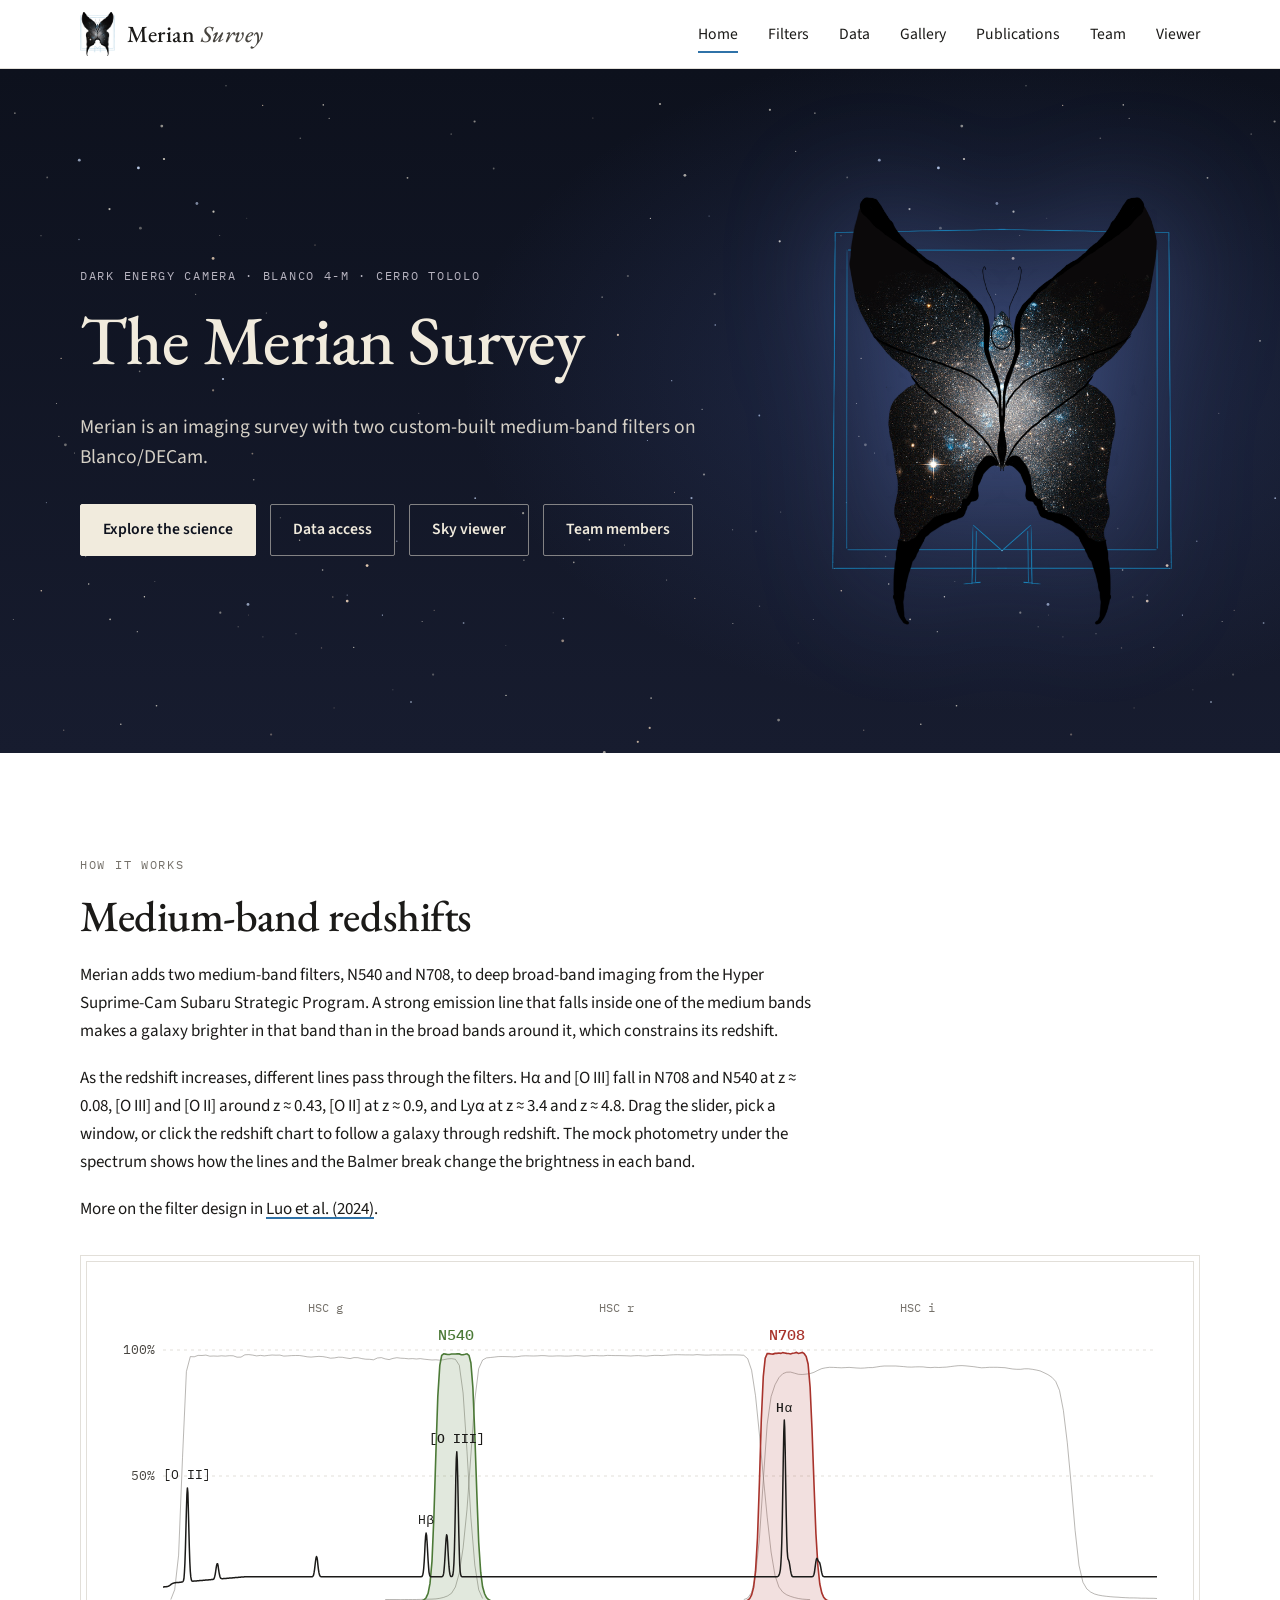
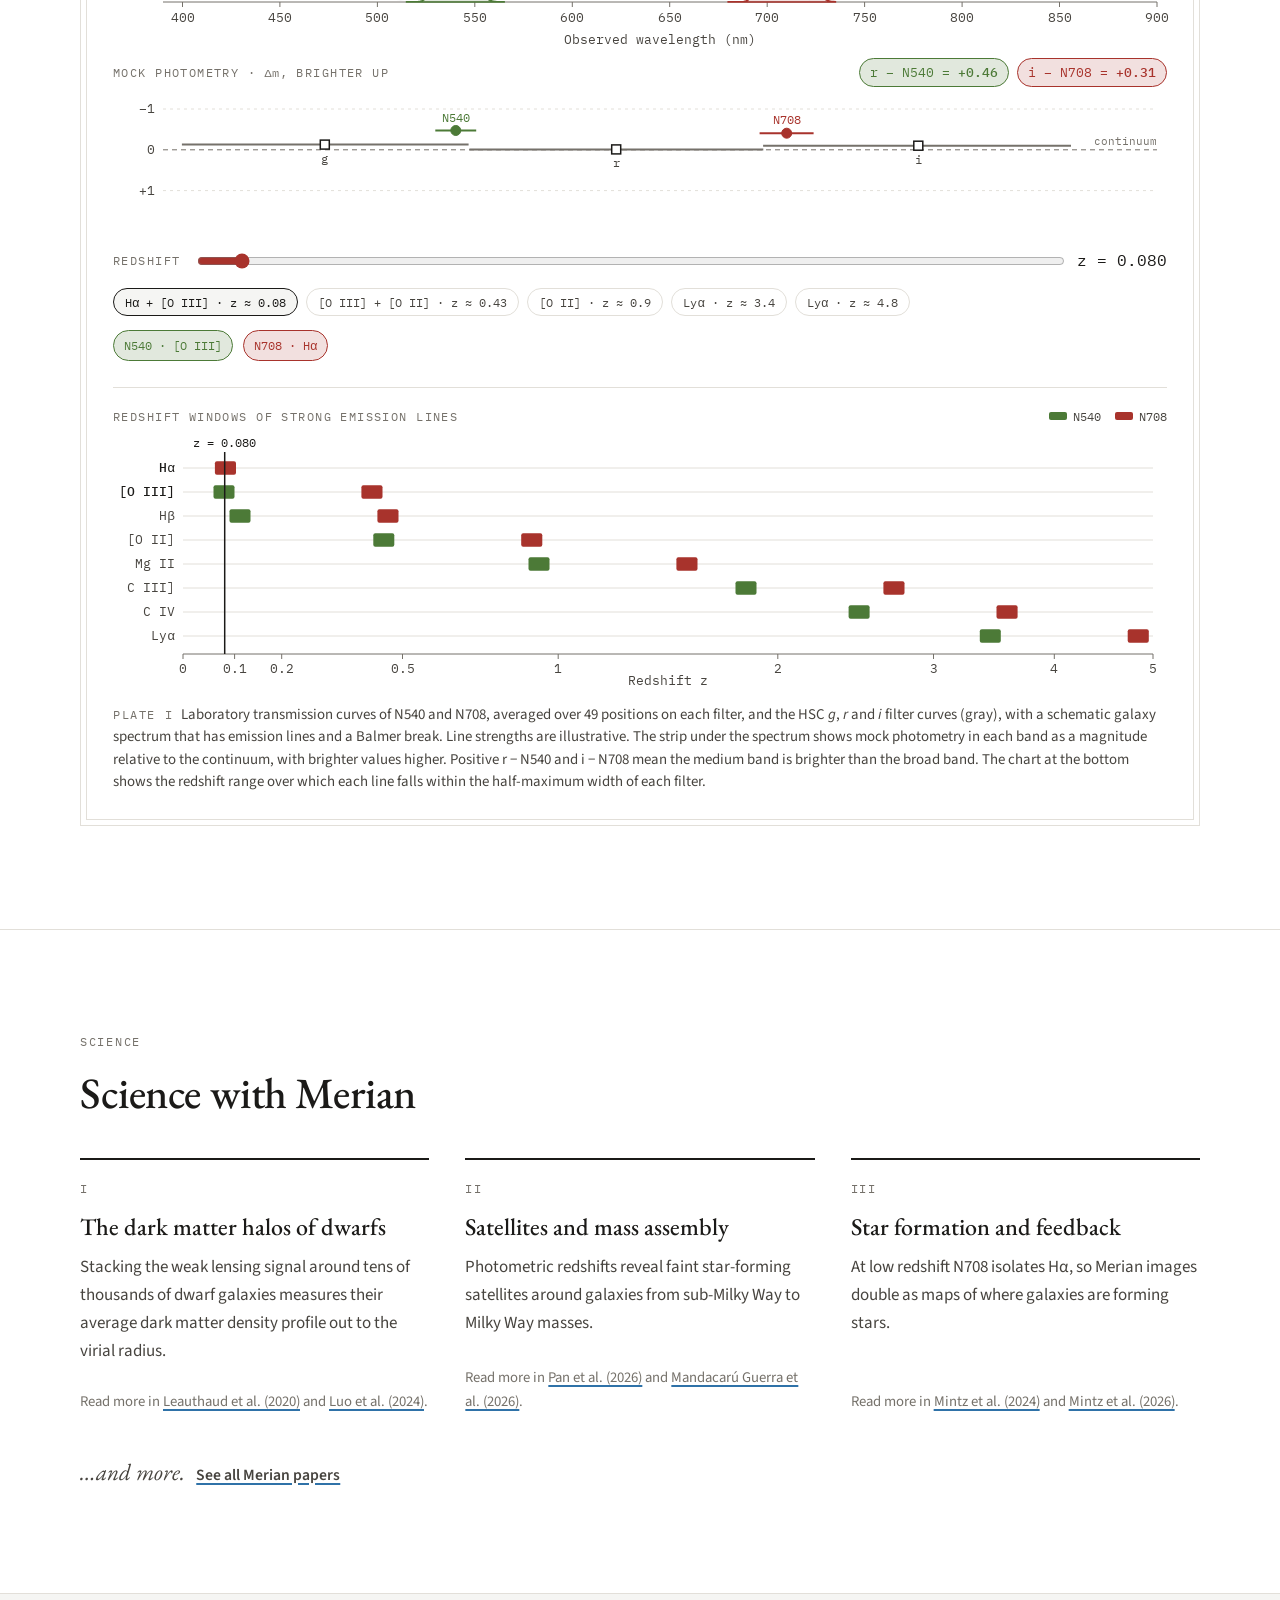
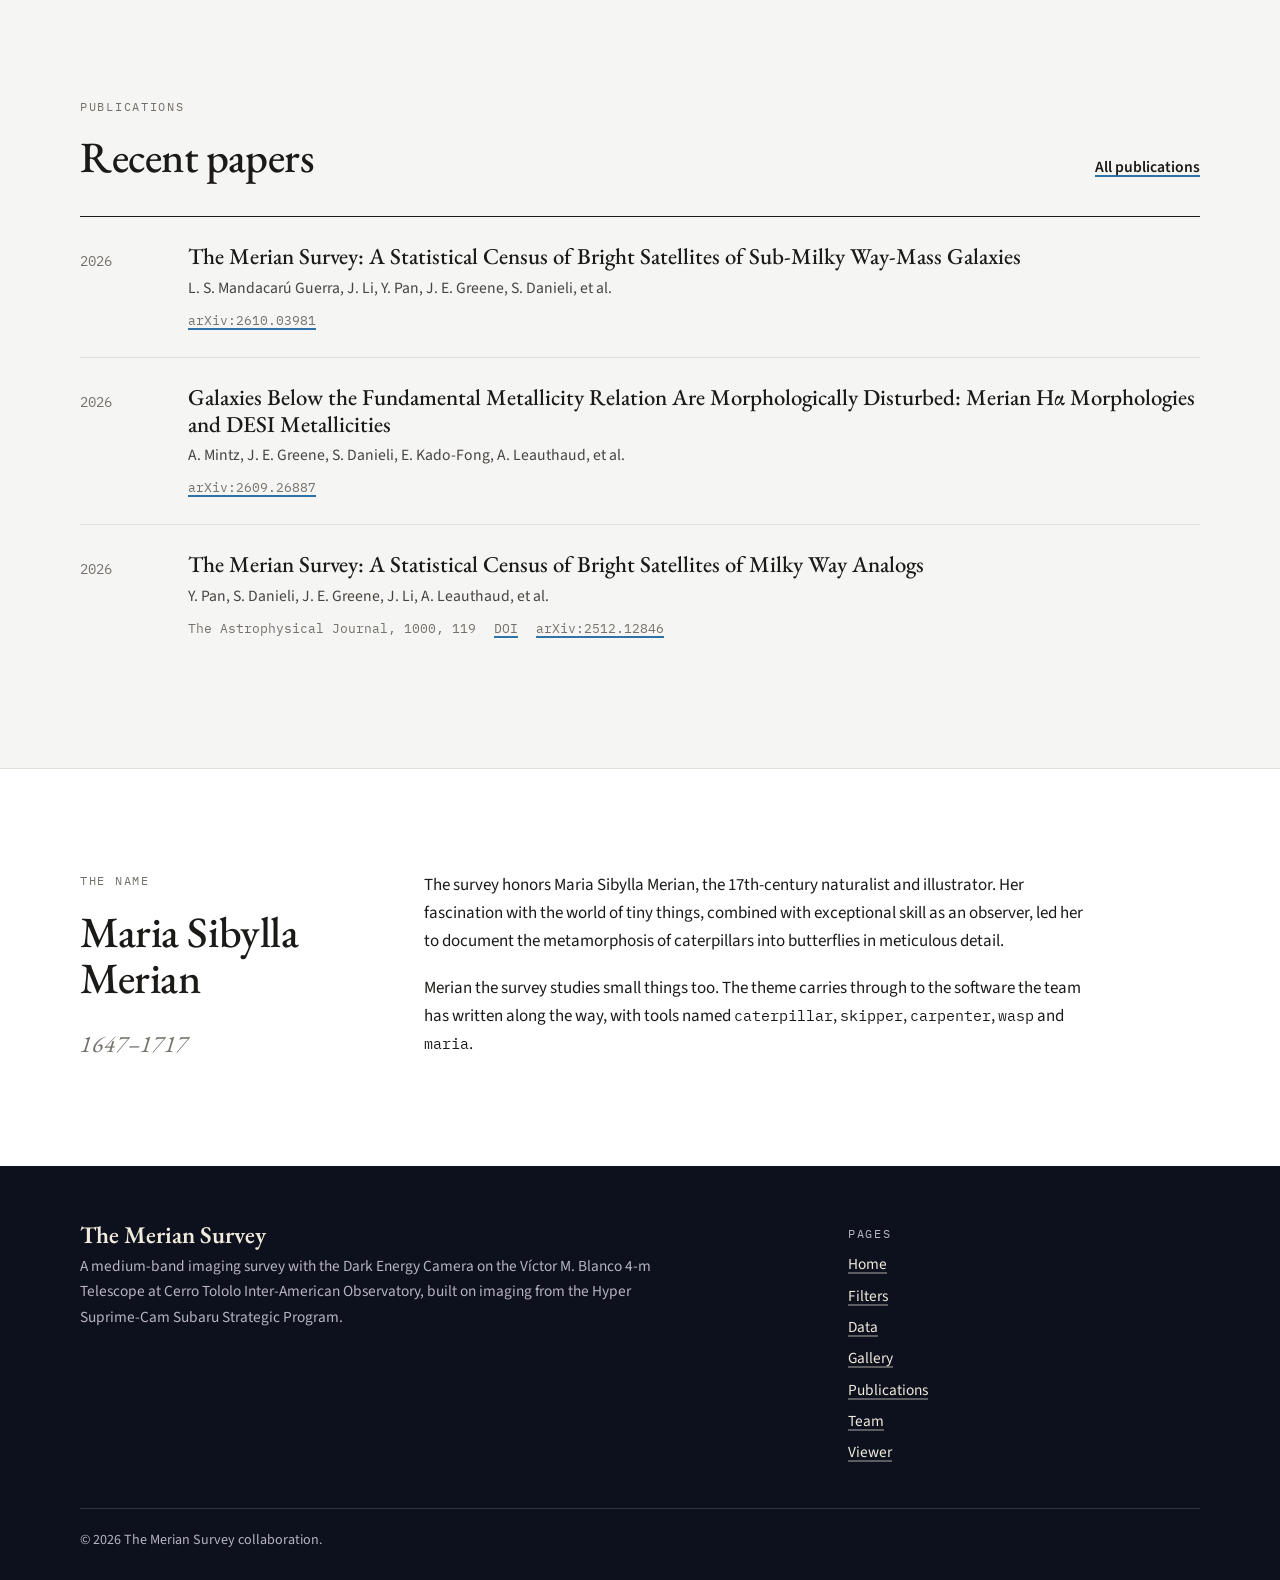
<file: index.html>
<!doctype html>
<html lang="en">
<head>
<meta charset="utf-8">
<meta name="viewport" content="width=device-width, initial-scale=1">
<title>The Merian Survey</title>
<meta name="description" content="Merian is a medium-band imaging survey with the Dark Energy Camera.">
<meta property="og:title" content="The Merian Survey">
<meta property="og:description" content="THE MERIAN SURVEY">
<meta name="google-site-verification" content="tVpQA2wZ1gabgzq-IJJ7yvRWfgGzl292i8iBsQ_-dPE">
<link rel="icon" href="assets/img/favicon.png">
<link rel="preconnect" href="https://fonts.googleapis.com">
<link rel="preconnect" href="https://fonts.gstatic.com" crossorigin>
<link href="https://fonts.googleapis.com/css2?family=EB+Garamond:ital,wght@0,500;0,600;1,500&family=IBM+Plex+Mono:wght@400;500&family=Source+Sans+3:wght@400;600&display=swap" rel="stylesheet">
<link rel="stylesheet" href="assets/css/style.css">
</head>
<body>
<script src="assets/js/site.js"></script>

<main id="main">

  <section class="hero">
    <div class="wrap">
      <div>
        <p class="eyebrow">Dark Energy Camera · Blanco 4-m · Cerro Tololo</p>
        <h1>The Merian Survey</h1>
        <p class="lede">Merian is an imaging survey with two custom-built medium-band filters on Blanco/DECam.</p>
        <div class="actions">
          <a class="btn" href="#science">Explore the science</a>
          <a class="btn ghost" href="data.html">Data access</a>
          <a class="btn ghost" href="viewer.html">Sky viewer</a>
          <a class="btn ghost" href="team.html">Team members</a>
        </div>
      </div>
      <div class="hero-art">
        <img src="assets/img/merian-logo.png" alt="The Merian Survey logo, a butterfly whose wings are filled with an image of a dwarf galaxy" width="604" height="760">
      </div>
    </div>
  </section>

  <section class="section">
    <div class="wrap">
      <div class="narrow">
        <p class="eyebrow">How it works</p>
        <h2>Medium-band redshifts</h2>
        <p>Merian adds two medium-band filters, N540 and N708, to deep broad-band imaging from the Hyper Suprime-Cam Subaru Strategic Program. A strong emission line that falls inside one of the medium bands makes a galaxy brighter in that band than in the broad bands around it, which constrains its redshift.</p>
        <p>As the redshift increases, different lines pass through the filters. Hα and [O III] fall in N708 and N540 at z ≈ 0.08, [O III] and [O II] around z ≈ 0.43, [O II] at z ≈ 0.9, and Lyα at z ≈ 3.4 and z ≈ 4.8. Drag the slider, pick a window, or click the redshift chart to follow a galaxy through redshift. The mock photometry under the spectrum shows how the lines and the Balmer break change the brightness in each band.</p>
        <p>More on the filter design in <a href="https://doi.org/10.1093/mnras/stae925">Luo et al. (2024)</a>.</p>
      </div>
      <figure class="plate fig-wide">
        <div id="filter-figure"><noscript>This figure needs JavaScript.</noscript></div>
        <figcaption><span class="plate-no">Plate I</span>Laboratory transmission curves of N540 and N708, averaged over 49 positions on each filter, and the HSC <i>g</i>, <i>r</i> and <i>i</i> filter curves (gray), with a schematic galaxy spectrum that has emission lines and a Balmer break. Line strengths are illustrative. The strip under the spectrum shows mock photometry in each band as a magnitude relative to the continuum, with brighter values higher. Positive r − N540 and i − N708 mean the medium band is brighter than the broad band. The chart at the bottom shows the redshift range over which each line falls within the half-maximum width of each filter.</figcaption>
      </figure>
    </div>
  </section>

  <section class="section" id="science">
    <div class="wrap">
      <p class="eyebrow">Science</p>
      <h2>Science with Merian</h2>
      <div class="cards">
        <article class="card">
          <div class="num">I</div>
          <h3>The dark matter halos of dwarfs</h3>
          <p>Stacking the weak lensing signal around tens of thousands of dwarf galaxies measures their average dark matter density profile out to the virial radius.</p>
          <p class="refs">Read more in <a href="https://doi.org/10.1016/j.dark.2020.100719">Leauthaud et al. (2020)</a> and <a href="https://doi.org/10.1093/mnras/stae925">Luo et al. (2024)</a>.</p>
        </article>
        <article class="card">
          <div class="num">II</div>
          <h3>Satellites and mass assembly</h3>
          <p>Photometric redshifts reveal faint star-forming satellites around galaxies from sub-Milky Way to Milky Way masses.</p>
          <p class="refs">Read more in <a href="https://doi.org/10.3847/1538-4357/ae42cb">Pan et al. (2026)</a> and <a href="https://arxiv.org/abs/2610.03981">Mandacarú Guerra et al. (2026)</a>.</p>
        </article>
        <article class="card">
          <div class="num">III</div>
          <h3>Star formation and feedback</h3>
          <p>At low redshift N708 isolates Hα, so Merian images double as maps of where galaxies are forming stars.</p>
          <p class="refs">Read more in <a href="https://doi.org/10.3847/1538-4357/ad6861">Mintz et al. (2024)</a> and <a href="https://arxiv.org/abs/2609.26887">Mintz et al. (2026)</a>.</p>
        </article>
      </div>
      <p class="more-science">…and more. <a href="publications.html">See all Merian papers</a></p>
    </div>
  </section>

  <section class="section tint">
    <div class="wrap">
      <div class="head-row">
        <div>
          <p class="eyebrow">Publications</p>
          <h2>Recent papers</h2>
        </div>
        <a href="publications.html">All publications</a>
      </div>
      <ul class="pubs" data-pubs data-limit="3" style="margin-top:2.2rem"></ul>
    </div>
  </section>

  <section class="section">
    <div class="wrap namesake">
      <div>
        <p class="eyebrow">The name</p>
        <h2>Maria Sibylla Merian</h2>
        <p class="dates">1647–1717</p>
      </div>
      <div class="body">
        <p>The survey honors Maria Sibylla Merian, the 17th-century naturalist and illustrator. Her fascination with the world of tiny things, combined with exceptional skill as an observer, led her to document the metamorphosis of caterpillars into butterflies in meticulous detail.</p>
        <p>Merian the survey studies small things too. The theme carries through to the software the team has written along the way, with tools named <code>caterpillar</code>, <code>skipper</code>, <code>carpenter</code>, <code>wasp</code> and <code>maria</code>.</p>
      </div>
    </div>
  </section>

</main>

<script src="data/filters.js"></script>
<script src="data/publications.js"></script>
<script src="assets/js/filters-figure.js"></script>
<script src="assets/js/lists.js"></script>
</body>
</html>
</file>
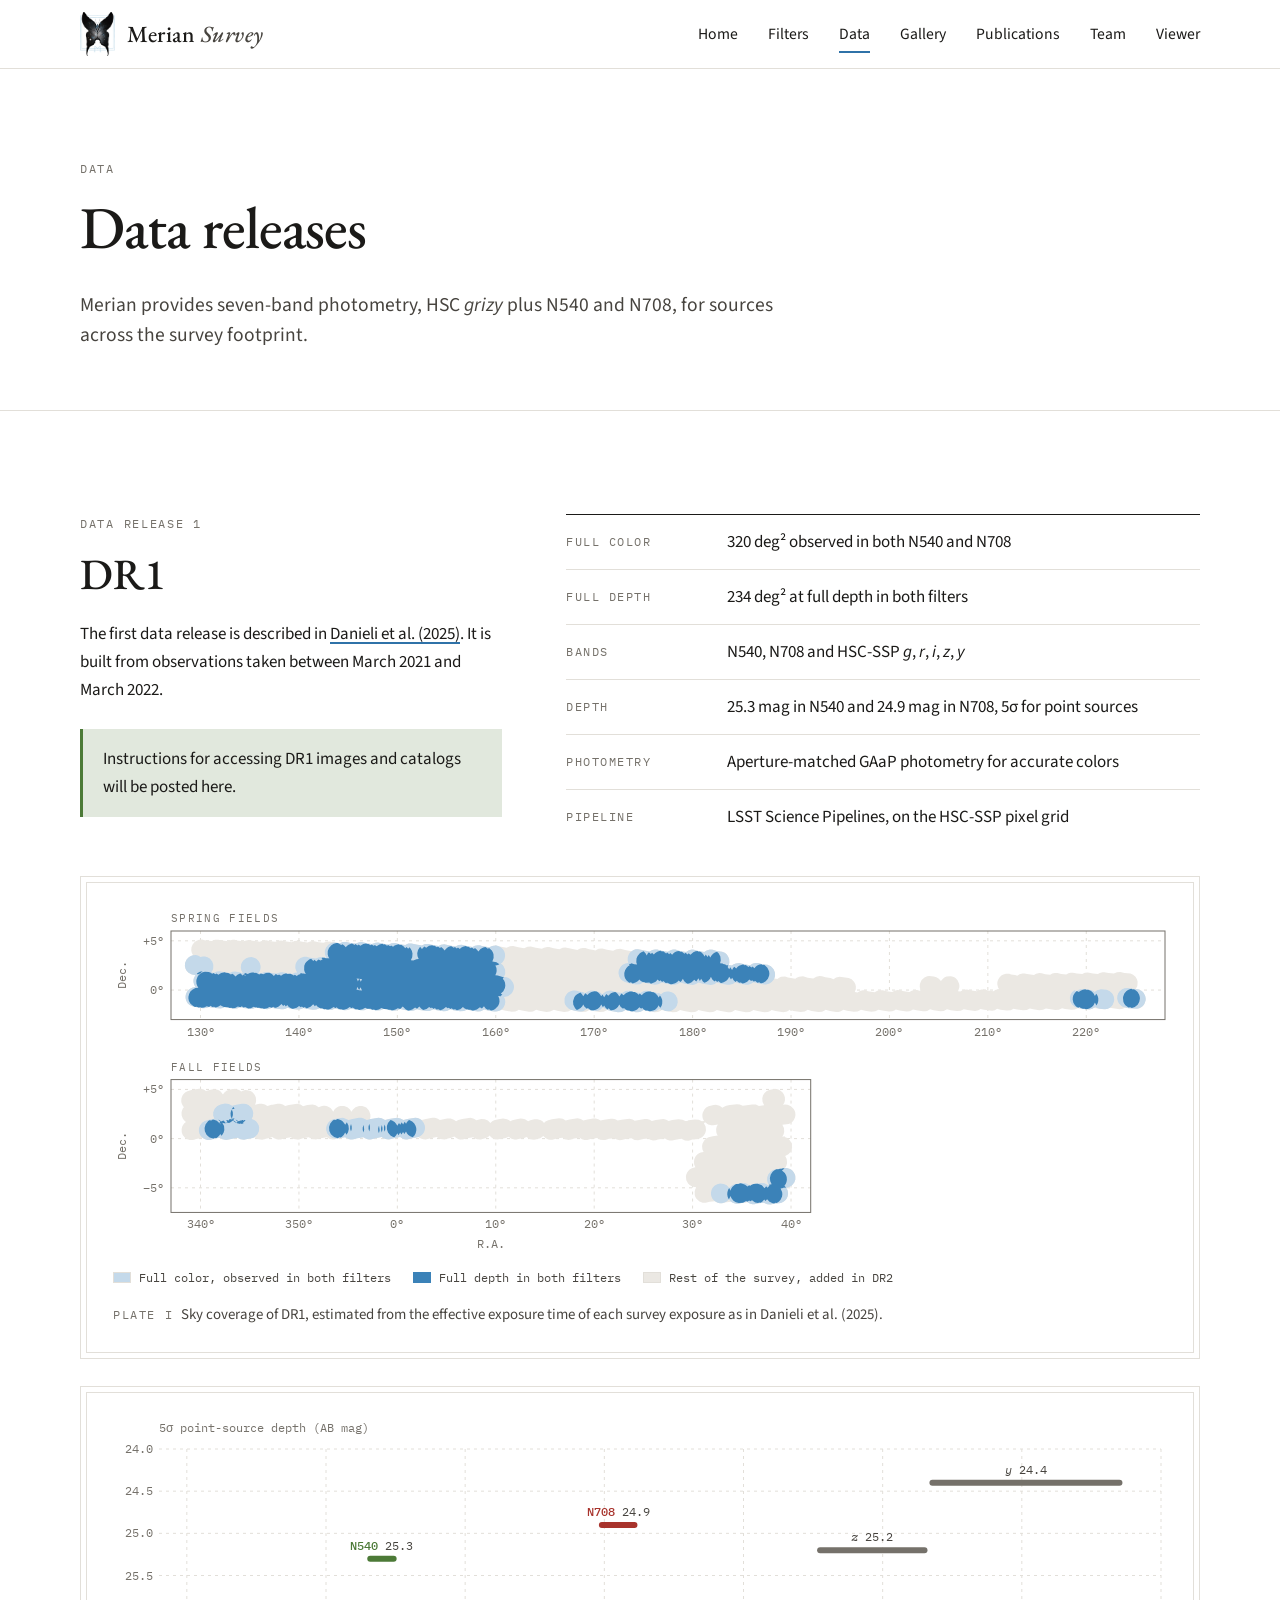
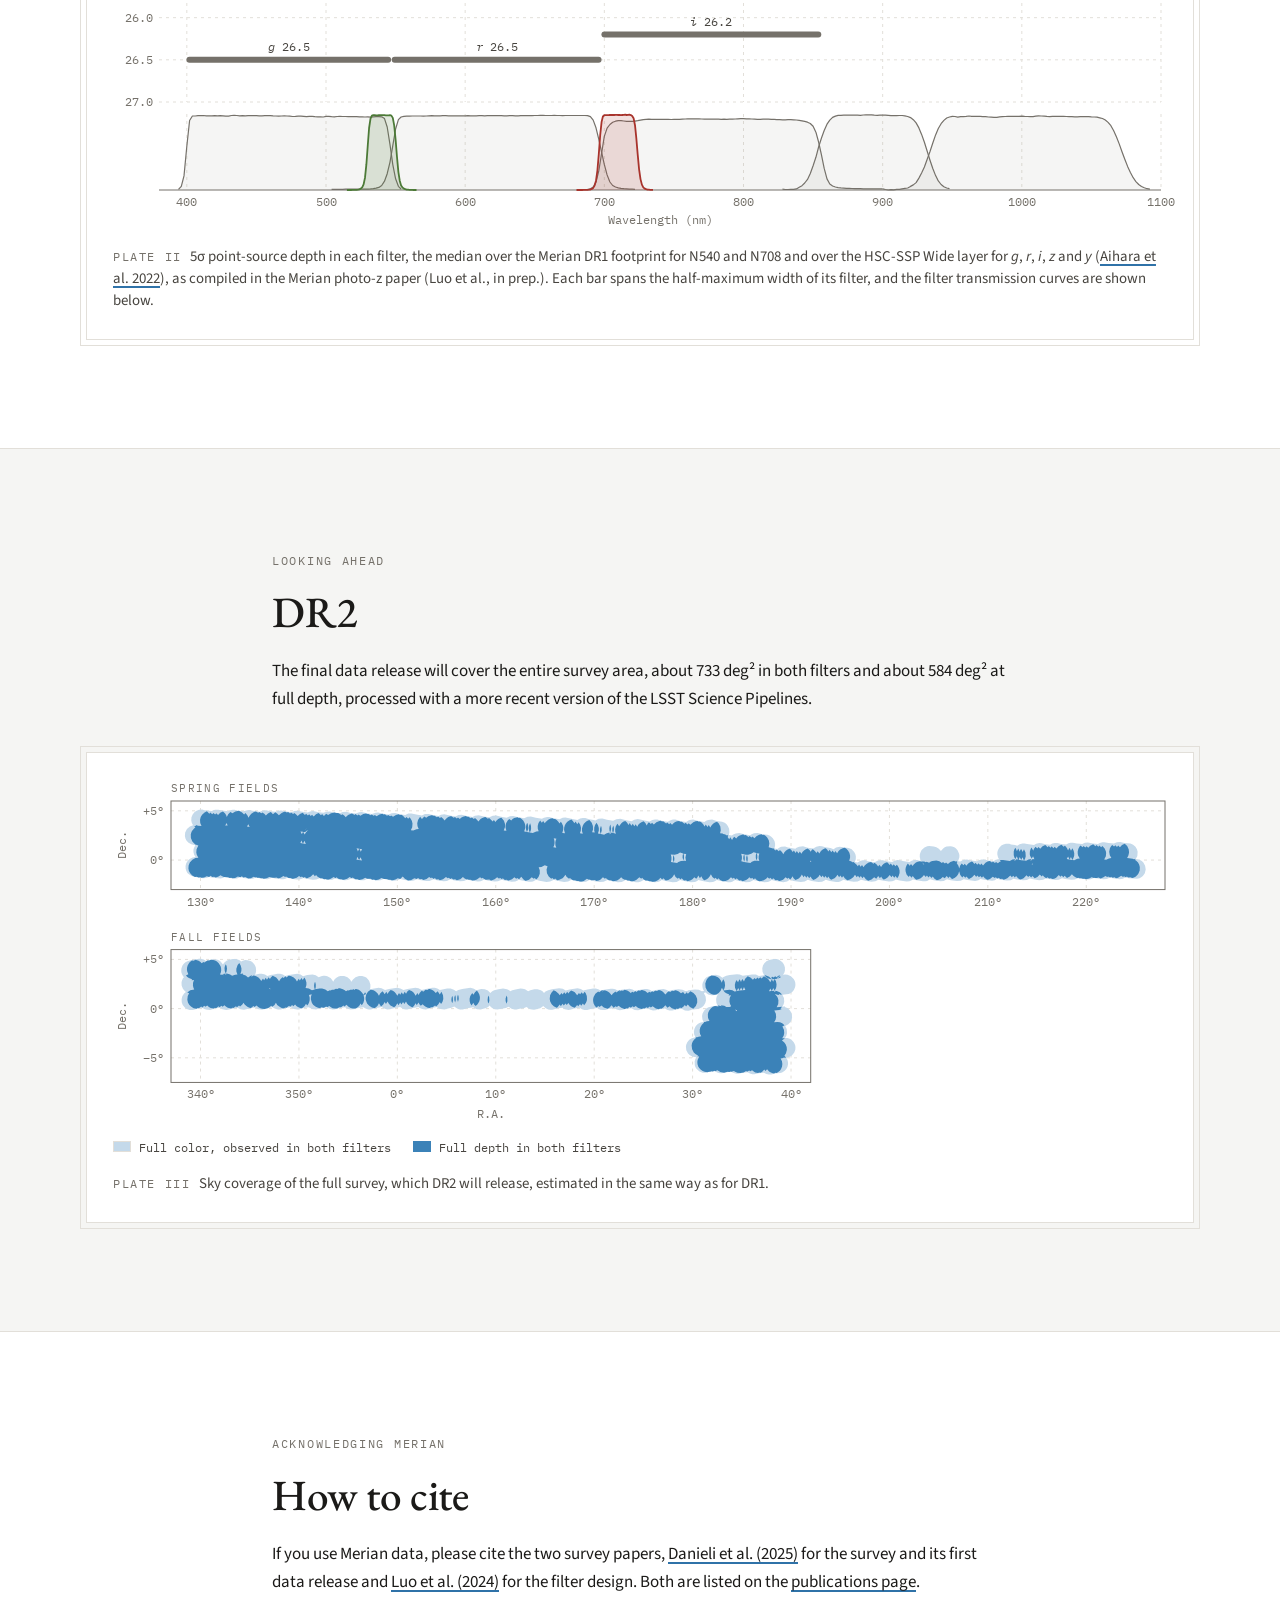
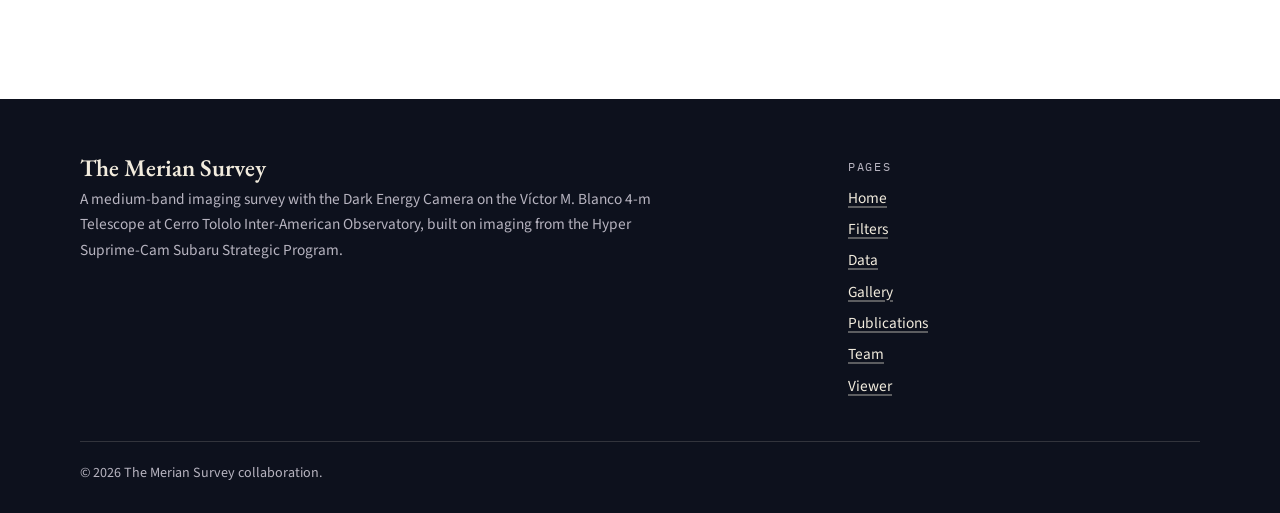
<file: data.html>
<!doctype html>
<html lang="en">
<head>
<meta charset="utf-8">
<meta name="viewport" content="width=device-width, initial-scale=1">
<title>Data · The Merian Survey</title>
<meta name="description" content="Merian Survey data releases.">
<link rel="icon" href="assets/img/favicon.png">
<link rel="preconnect" href="https://fonts.googleapis.com">
<link rel="preconnect" href="https://fonts.gstatic.com" crossorigin>
<link href="https://fonts.googleapis.com/css2?family=EB+Garamond:ital,wght@0,500;0,600;1,500&family=IBM+Plex+Mono:wght@400;500&family=Source+Sans+3:wght@400;600&display=swap" rel="stylesheet">
<link rel="stylesheet" href="assets/css/style.css">
</head>
<body>
<script src="assets/js/site.js"></script>

<main id="main">

  <section class="page-head">
    <div class="wrap">
      <p class="eyebrow">Data</p>
      <h1>Data releases</h1>
      <p class="lede">Merian provides seven-band photometry, HSC <i>grizy</i> plus N540 and N708, for sources across the survey footprint.</p>
    </div>
  </section>

  <section class="section" id="dr1">
    <div class="wrap split">
      <div>
        <p class="eyebrow">Data Release 1</p>
        <h2>DR1</h2>
        <p>The first data release is described in <a href="https://doi.org/10.3847/1538-4357/ae003e">Danieli et al. (2025)</a>. It is built from observations taken between March 2021 and March 2022.</p>
        <div class="note">Instructions for accessing DR1 images and catalogs will be posted here.</div>
      </div>
      <dl class="spec">
        <dt>Full color</dt><dd>320 deg² observed in both N540 and N708</dd>
        <dt>Full depth</dt><dd>234 deg² at full depth in both filters</dd>
        <dt>Bands</dt><dd>N540, N708 and HSC-SSP <i>g</i>, <i>r</i>, <i>i</i>, <i>z</i>, <i>y</i></dd>
        <dt>Depth</dt><dd>25.3 mag in N540 and 24.9 mag in N708, 5σ for point sources</dd>
        <dt>Photometry</dt><dd>Aperture-matched GAaP photometry for accurate colors</dd>
        <dt>Pipeline</dt><dd>LSST Science Pipelines, on the HSC-SSP pixel grid</dd>
      </dl>
    </div>
    <div class="wrap">
      <figure class="plate fig-wide">
        <div class="fp-map" data-footprint="dr1" role="img" aria-label="Map of the DR1 sky coverage in the spring and fall fields, inside the footprint of the full survey."><noscript>This figure needs JavaScript.</noscript></div>
        <ul class="fp-legend">
          <li><span class="sw color"></span>Full color, observed in both filters</li>
          <li><span class="sw depth"></span>Full depth in both filters</li>
          <li><span class="sw rest"></span>Rest of the survey, added in DR2</li>
        </ul>
        <figcaption><span class="plate-no">Plate I</span>Sky coverage of DR1, estimated from the effective exposure time of each survey exposure as in Danieli et al. (2025).</figcaption>
      </figure>
      <figure class="plate fig-wide">
        <div id="depth-figure" class="fc dp" role="img" aria-label="5-sigma point-source depth in each filter. N540 25.3, N708 24.9, HSC g 26.5, r 26.5, i 26.2, z 25.2 and y 24.4 mag."><noscript>5σ point-source depth. N540 25.3, N708 24.9, g 26.5, r 26.5, i 26.2, z 25.2, y 24.4 mag.</noscript></div>
        <figcaption><span class="plate-no">Plate II</span>5σ point-source depth in each filter, the median over the Merian DR1 footprint for N540 and N708 and over the HSC-SSP Wide layer for <i>g</i>, <i>r</i>, <i>i</i>, <i>z</i> and <i>y</i> (<a href="https://doi.org/10.1093/pasj/psab122">Aihara et al. 2022</a>), as compiled in the Merian photo-z paper (Luo et al., in prep.). Each bar spans the half-maximum width of its filter, and the filter transmission curves are shown below.</figcaption>
      </figure>
    </div>
  </section>

  <section class="section tint" id="final">
    <div class="wrap narrow">
      <p class="eyebrow">Looking ahead</p>
      <h2>DR2</h2>
      <p>The final data release will cover the entire survey area, about 733 deg² in both filters and about 584 deg² at full depth, processed with a more recent version of the LSST Science Pipelines.</p>
    </div>
    <div class="wrap">
      <figure class="plate fig-wide">
        <div class="fp-map" data-footprint="dr2" role="img" aria-label="Map of the sky coverage of the full survey in the spring and fall fields."><noscript>This figure needs JavaScript.</noscript></div>
        <ul class="fp-legend">
          <li><span class="sw color"></span>Full color, observed in both filters</li>
          <li><span class="sw depth"></span>Full depth in both filters</li>
        </ul>
        <figcaption><span class="plate-no">Plate III</span>Sky coverage of the full survey, which DR2 will release, estimated in the same way as for DR1.</figcaption>
      </figure>
    </div>
  </section>

  <section class="section" id="cite">
    <div class="wrap narrow">
      <p class="eyebrow">Acknowledging Merian</p>
      <h2>How to cite</h2>
      <p>If you use Merian data, please cite the two survey papers, <a href="https://doi.org/10.3847/1538-4357/ae003e">Danieli et al. (2025)</a> for the survey and its first data release and <a href="https://doi.org/10.1093/mnras/stae925">Luo et al. (2024)</a> for the filter design. Both are listed on the <a href="publications.html">publications page</a>.</p>
    </div>
  </section>

</main>

<script src="data/footprints.js"></script>
<script src="assets/js/footprint-figure.js"></script>
<script src="data/filters.js"></script>
<script src="data/depths.js"></script>
<script src="assets/js/depth-figure.js"></script>
</body>
</html>
</file>
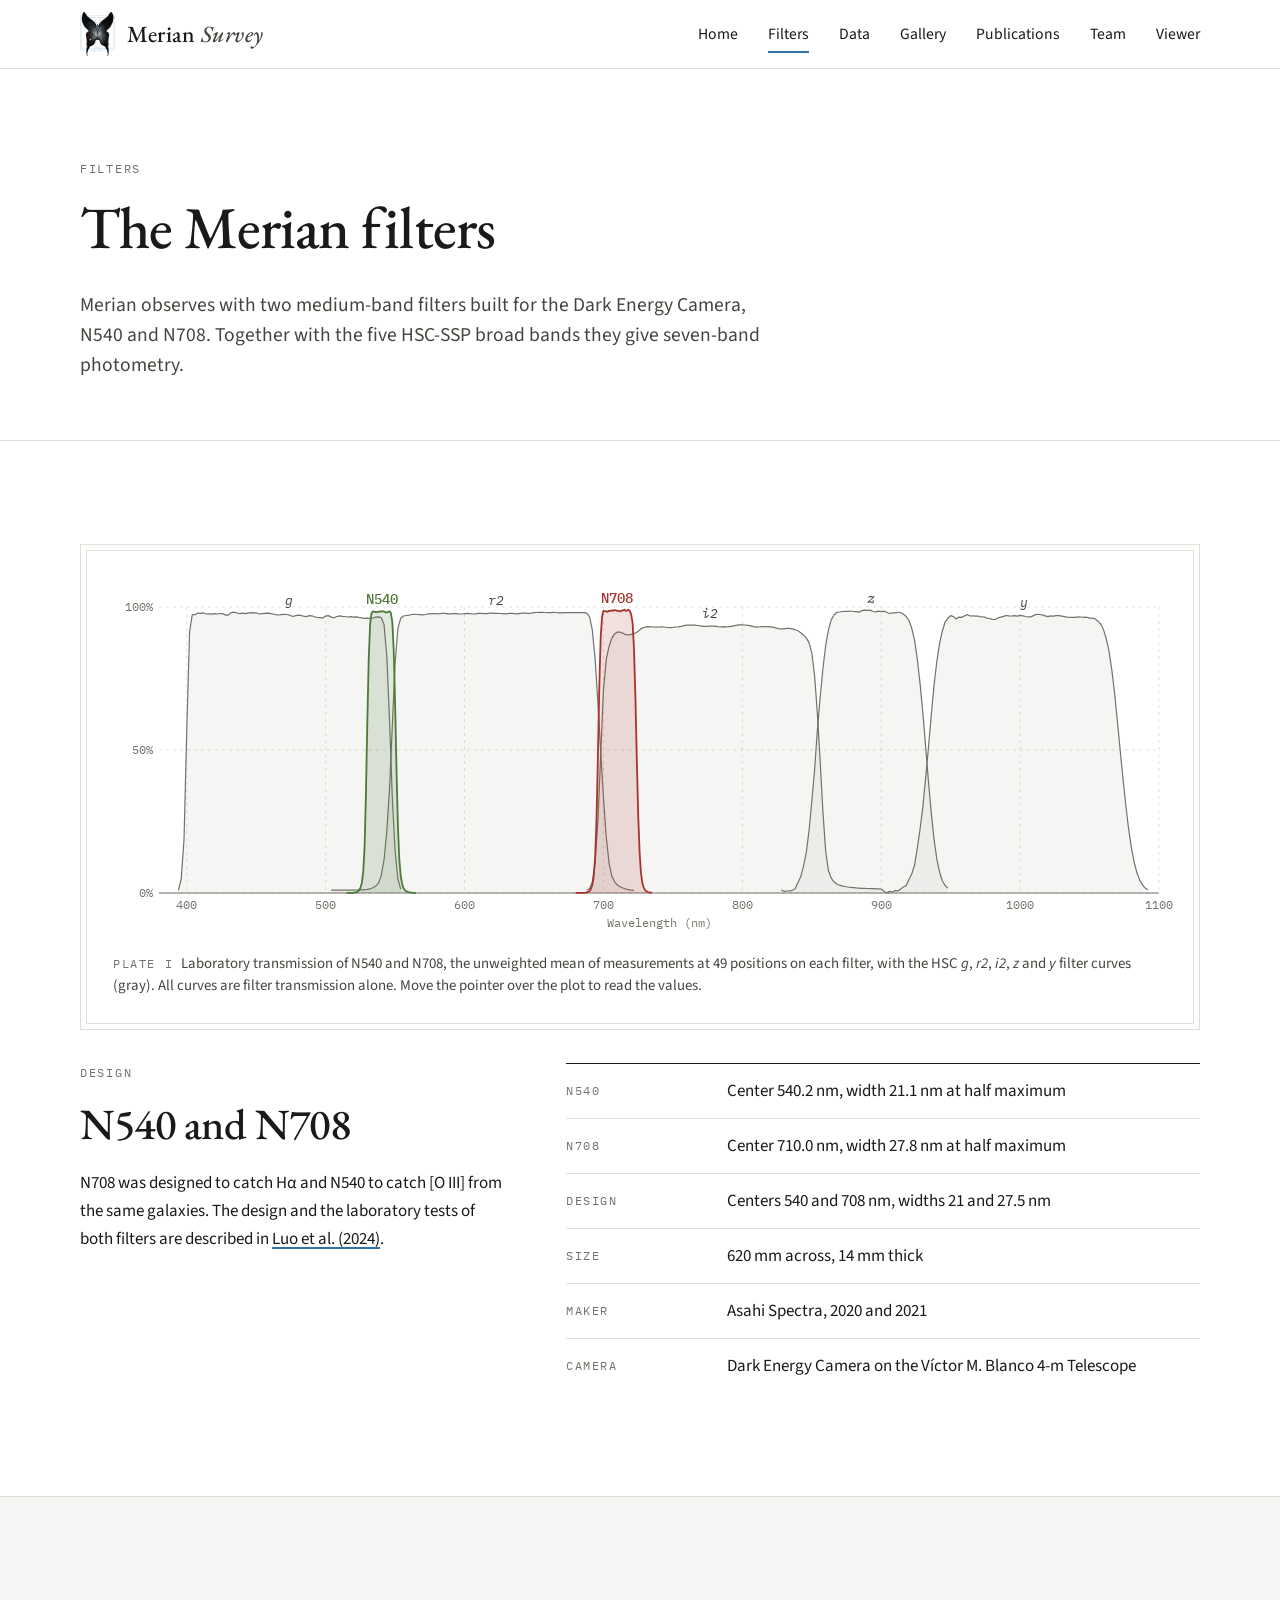
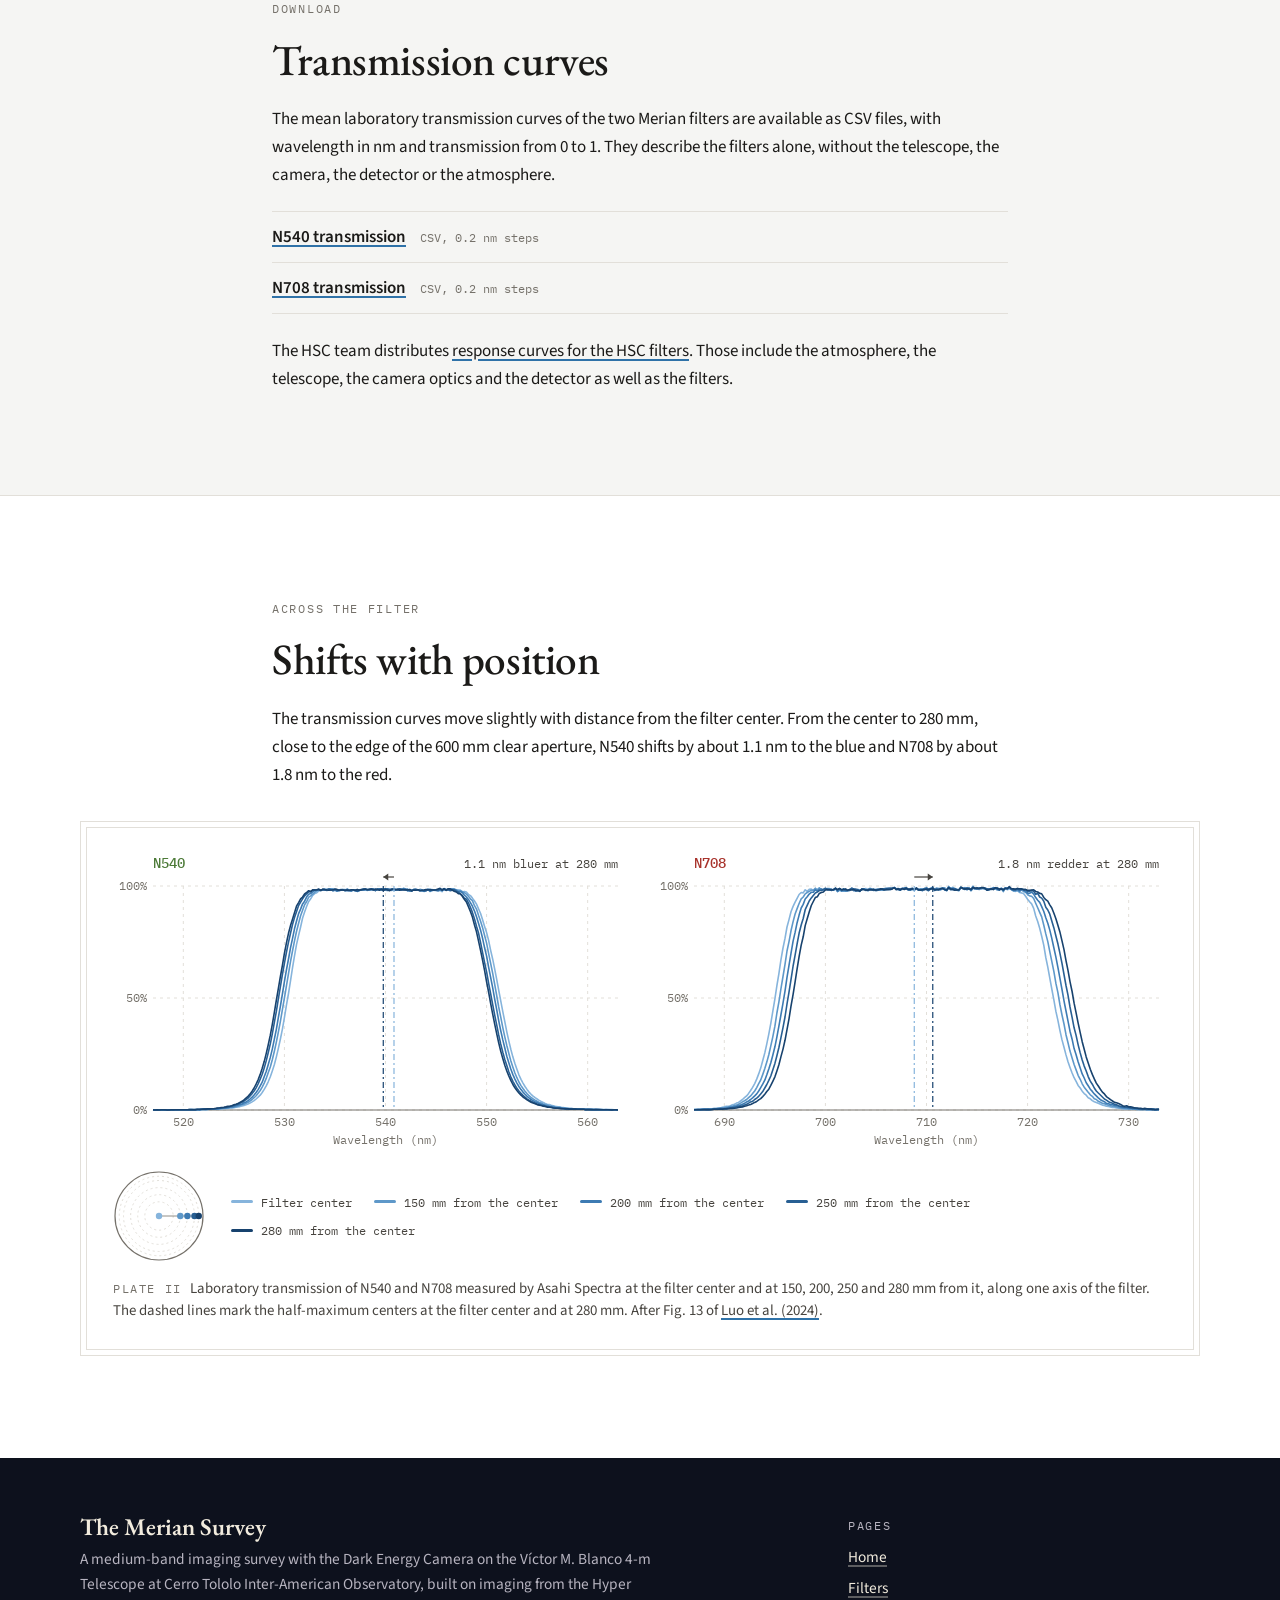
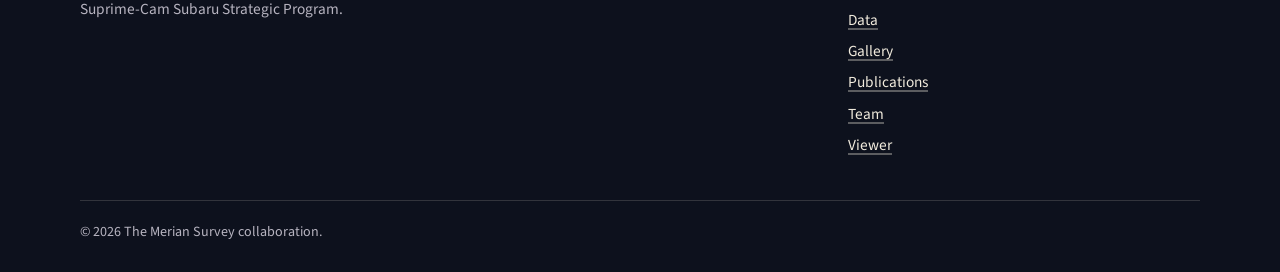
<file: filters.html>
<!doctype html>
<html lang="en">
<head>
<meta charset="utf-8">
<meta name="viewport" content="width=device-width, initial-scale=1">
<title>Filters · The Merian Survey</title>
<meta name="description" content="The Merian N540 and N708 medium-band filters, their transmission curves and how they change across the filter.">
<link rel="icon" href="assets/img/favicon.png">
<link rel="preconnect" href="https://fonts.googleapis.com">
<link rel="preconnect" href="https://fonts.gstatic.com" crossorigin>
<link href="https://fonts.googleapis.com/css2?family=EB+Garamond:ital,wght@0,500;0,600;1,500&family=IBM+Plex+Mono:wght@400;500&family=Source+Sans+3:wght@400;600&display=swap" rel="stylesheet">
<link rel="stylesheet" href="assets/css/style.css">
</head>
<body>
<script src="assets/js/site.js"></script>

<main id="main">

  <section class="page-head">
    <div class="wrap">
      <p class="eyebrow">Filters</p>
      <h1>The Merian filters</h1>
      <p class="lede">Merian observes with two medium-band filters built for the Dark Energy Camera, N540 and N708. Together with the five HSC-SSP broad bands they give seven-band photometry.</p>
    </div>
  </section>

  <section class="section" id="curves">
    <div class="wrap">
      <figure class="plate">
        <div id="filter-curves" class="fc"><noscript>This figure needs JavaScript.</noscript></div>
        <figcaption><span class="plate-no">Plate I</span>Laboratory transmission of N540 and N708, the unweighted mean of measurements at 49 positions on each filter, with the HSC <i>g</i>, <i>r2</i>, <i>i2</i>, <i>z</i> and <i>y</i> filter curves (gray). All curves are filter transmission alone. Move the pointer over the plot to read the values.</figcaption>
      </figure>
    </div>
    <div class="wrap split fig-wide">
      <div>
        <p class="eyebrow">Design</p>
        <h2>N540 and N708</h2>
        <p>N708 was designed to catch H&alpha; and N540 to catch [O III] from the same galaxies. The design and the laboratory tests of both filters are described in <a href="https://doi.org/10.1093/mnras/stae925">Luo et al. (2024)</a>.</p>
      </div>
      <dl class="spec">
        <dt>N540</dt><dd>Center 540.2 nm, width 21.1 nm at half maximum</dd>
        <dt>N708</dt><dd>Center 710.0 nm, width 27.8 nm at half maximum</dd>
        <dt>Design</dt><dd>Centers 540 and 708 nm, widths 21 and 27.5 nm</dd>
        <dt>Size</dt><dd>620 mm across, 14 mm thick</dd>
        <dt>Maker</dt><dd>Asahi Spectra, 2020 and 2021</dd>
        <dt>Camera</dt><dd>Dark Energy Camera on the Víctor M. Blanco 4-m Telescope</dd>
      </dl>
    </div>
  </section>

  <section class="section tint" id="download">
    <div class="wrap narrow">
      <p class="eyebrow">Download</p>
      <h2>Transmission curves</h2>
      <p>The mean laboratory transmission curves of the two Merian filters are available as CSV files, with wavelength in nm and transmission from 0 to 1. They describe the filters alone, without the telescope, the camera, the detector or the atmosphere.</p>
      <ul class="downloads">
        <li><a href="downloads/merian_N540_transmission.csv" download>N540 transmission</a><span>CSV, 0.2 nm steps</span></li>
        <li><a href="downloads/merian_N708_transmission.csv" download>N708 transmission</a><span>CSV, 0.2 nm steps</span></li>
      </ul>
      <p>The HSC team distributes <a href="https://hsc.mtk.nao.ac.jp/pipedoc/pipedoc_8_e/hsc_info_e/index.html#hsc-filters">response curves for the HSC filters</a>. Those include the atmosphere, the telescope, the camera optics and the detector as well as the filters.</p>
    </div>
  </section>

  <section class="section" id="uniformity">
    <div class="wrap narrow">
      <p class="eyebrow">Across the filter</p>
      <h2>Shifts with position</h2>
      <p>The transmission curves move slightly with distance from the filter center. From the center to 280 mm, close to the edge of the 600 mm clear aperture, N540 shifts by about 1.1 nm to the blue and N708 by about 1.8 nm to the red.</p>
    </div>
    <div class="wrap">
      <figure class="plate fig-wide">
        <div id="filter-shifts" class="fs"><noscript>This figure needs JavaScript.</noscript></div>
        <figcaption><span class="plate-no">Plate II</span>Laboratory transmission of N540 and N708 measured by Asahi Spectra at the filter center and at 150, 200, 250 and 280 mm from it, along one axis of the filter. The dashed lines mark the half-maximum centers at the filter center and at 280 mm. After Fig. 13 of <a href="https://doi.org/10.1093/mnras/stae925">Luo et al. (2024)</a>.</figcaption>
      </figure>
    </div>
  </section>

</main>

<script src="data/filters.js"></script>
<script src="data/filter-shifts.js"></script>
<script src="assets/js/filters-page.js"></script>
</body>
</html>
</file>
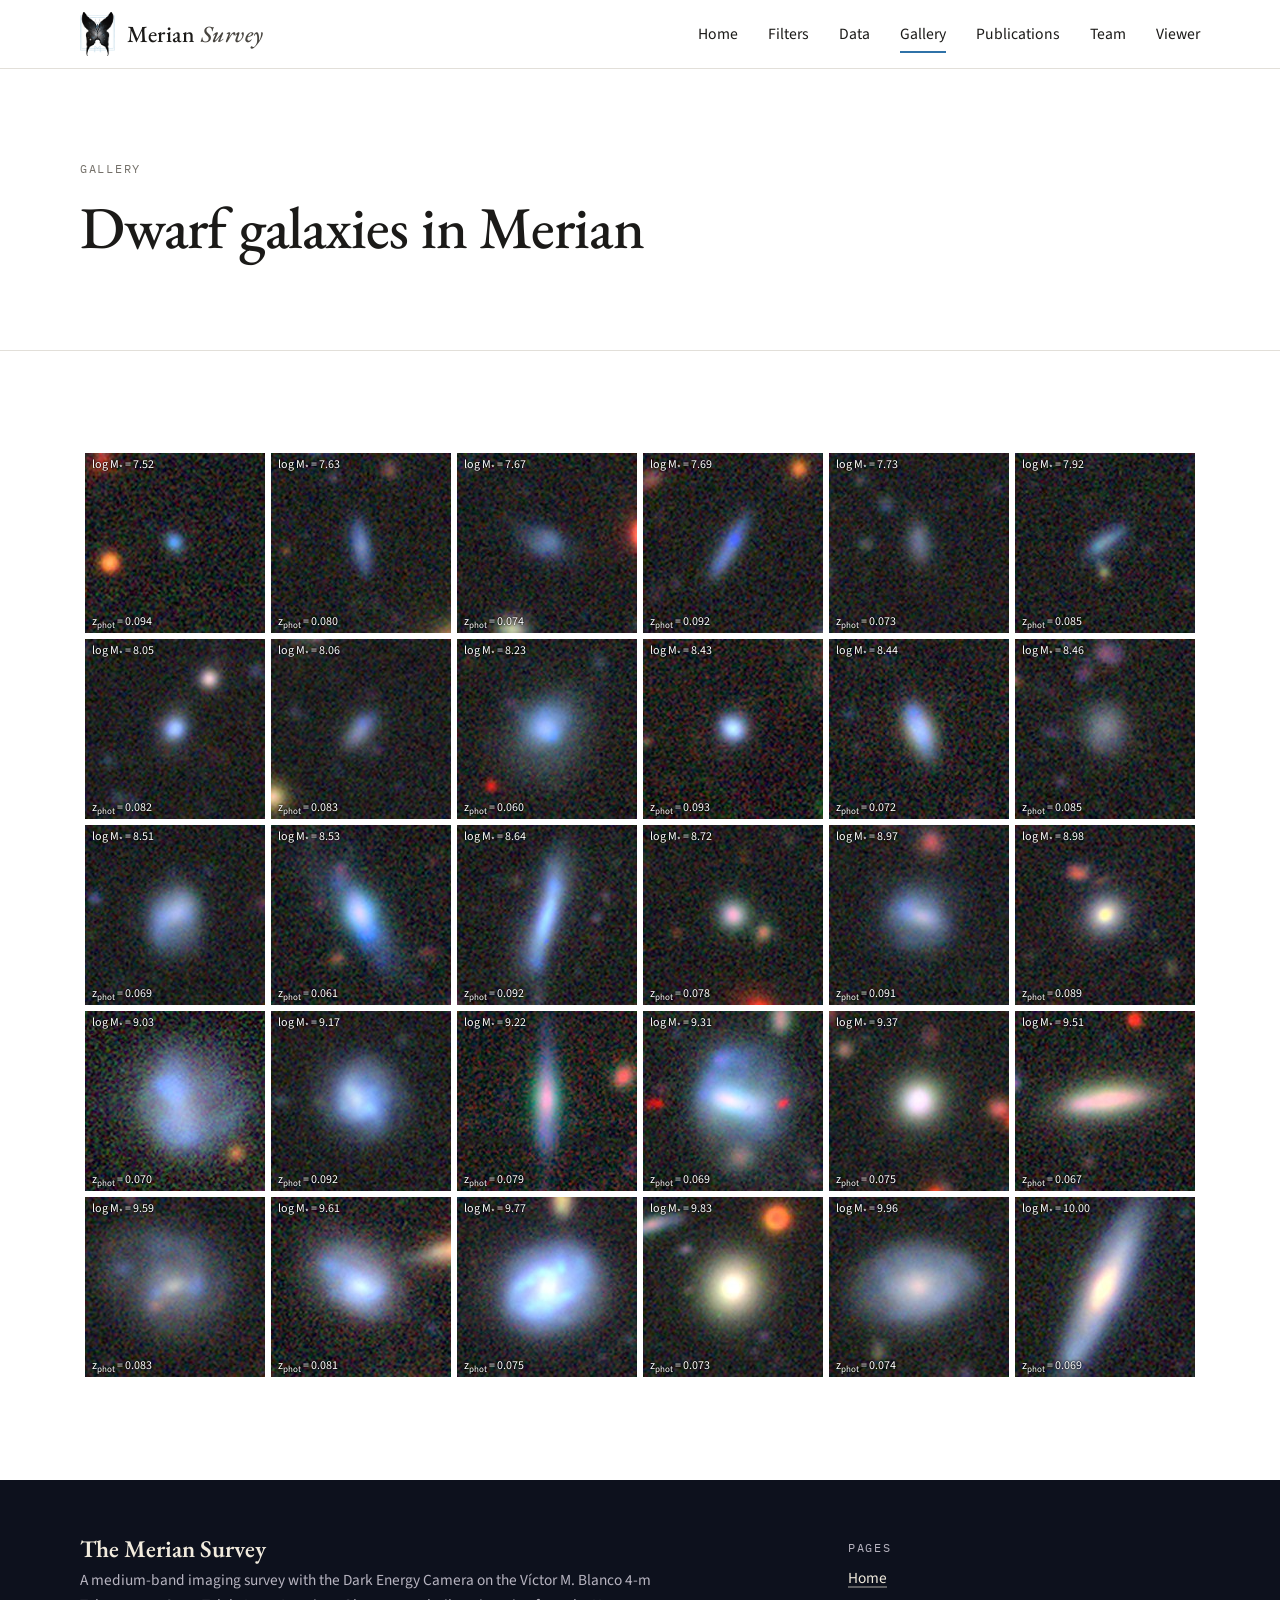
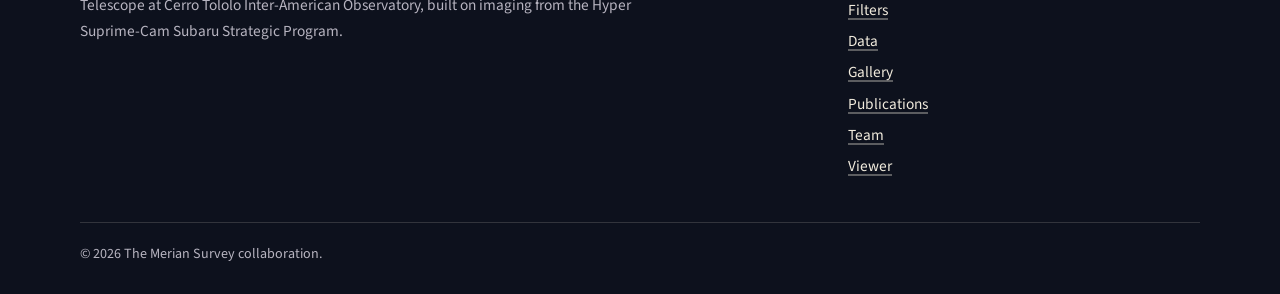
<file: gallery.html>
<!doctype html>
<html lang="en">
<head>
<meta charset="utf-8">
<meta name="viewport" content="width=device-width, initial-scale=1">
<title>Gallery · The Merian Survey</title>
<meta name="description" content="Dwarf galaxies imaged by the Merian Survey and HSC-SSP.">
<link rel="icon" href="assets/img/favicon.png">
<link rel="preconnect" href="https://fonts.googleapis.com">
<link rel="preconnect" href="https://fonts.gstatic.com" crossorigin>
<link href="https://fonts.googleapis.com/css2?family=EB+Garamond:ital,wght@0,500;0,600;1,500&family=IBM+Plex+Mono:wght@400;500&family=Source+Sans+3:wght@400;600&display=swap" rel="stylesheet">
<link rel="stylesheet" href="assets/css/style.css">
</head>
<body>
<script src="assets/js/site.js"></script>

<main id="main">

  <section class="page-head">
    <div class="wrap">
      <p class="eyebrow">Gallery</p>
      <h1>Dwarf galaxies in Merian</h1>
    </div>
  </section>

  <section class="section">
    <div class="wrap">
      <ul class="gallery big">
          <li><img src="assets/img/gallery/3584016480410295005.jpg" alt="Galaxy with log stellar mass 7.52 at photometric redshift 0.094" width="180" height="180" loading="lazy"><p class="m">log M<sub>*</sub> = 7.52</p><p class="z">z<sub>phot</sub> = 0.094</p></li>
          <li><img src="assets/img/gallery/3504895623675541589.jpg" alt="Galaxy with log stellar mass 7.63 at photometric redshift 0.080" width="180" height="180" loading="lazy"><p class="m">log M<sub>*</sub> = 7.63</p><p class="z">z<sub>phot</sub> = 0.080</p></li>
          <li><img src="assets/img/gallery/3417968234383567890.jpg" alt="Galaxy with log stellar mass 7.67 at photometric redshift 0.074" width="180" height="180" loading="lazy"><p class="m">log M<sub>*</sub> = 7.67</p><p class="z">z<sub>phot</sub> = 0.074</p></li>
          <li><img src="assets/img/gallery/3589641581897997716.jpg" alt="Galaxy with log stellar mass 7.69 at photometric redshift 0.092" width="180" height="180" loading="lazy"><p class="m">log M<sub>*</sub> = 7.69</p><p class="z">z<sub>phot</sub> = 0.092</p></li>
          <li><img src="assets/img/gallery/3409849440524079181.jpg" alt="Galaxy with log stellar mass 7.73 at photometric redshift 0.073" width="180" height="180" loading="lazy"><p class="m">log M<sub>*</sub> = 7.73</p><p class="z">z<sub>phot</sub> = 0.073</p></li>
          <li><img src="assets/img/gallery/3329743421370805342.jpg" alt="Galaxy with log stellar mass 7.92 at photometric redshift 0.085" width="180" height="180" loading="lazy"><p class="m">log M<sub>*</sub> = 7.92</p><p class="z">z<sub>phot</sub> = 0.085</p></li>
          <li><img src="assets/img/gallery/3409805460058969533.jpg" alt="Galaxy with log stellar mass 8.05 at photometric redshift 0.082" width="180" height="180" loading="lazy"><p class="m">log M<sub>*</sub> = 8.05</p><p class="z">z<sub>phot</sub> = 0.082</p></li>
          <li><img src="assets/img/gallery/3409453616338070474.jpg" alt="Galaxy with log stellar mass 8.06 at photometric redshift 0.083" width="180" height="180" loading="lazy"><p class="m">log M<sub>*</sub> = 8.06</p><p class="z">z<sub>phot</sub> = 0.083</p></li>
          <li><img src="assets/img/gallery/3037224949870784687.jpg" alt="Galaxy with log stellar mass 8.23 at photometric redshift 0.060" width="180" height="180" loading="lazy"><p class="m">log M<sub>*</sub> = 8.23</p><p class="z">z<sub>phot</sub> = 0.060</p></li>
          <li><img src="assets/img/gallery/3584434294828850857.jpg" alt="Galaxy with log stellar mass 8.43 at photometric redshift 0.093" width="180" height="180" loading="lazy"><p class="m">log M<sub>*</sub> = 8.43</p><p class="z">z<sub>phot</sub> = 0.093</p></li>
          <li><img src="assets/img/gallery/3320670251418412672.jpg" alt="Galaxy with log stellar mass 8.44 at photometric redshift 0.072" width="180" height="180" loading="lazy"><p class="m">log M<sub>*</sub> = 8.44</p><p class="z">z<sub>phot</sub> = 0.072</p></li>
          <li><img src="assets/img/gallery/3415215057267639539.jpg" alt="Galaxy with log stellar mass 8.46 at photometric redshift 0.085" width="180" height="180" loading="lazy"><p class="m">log M<sub>*</sub> = 8.46</p><p class="z">z<sub>phot</sub> = 0.085</p></li>
          <li><img src="assets/img/gallery/3496266656420744171.jpg" alt="Galaxy with log stellar mass 8.51 at photometric redshift 0.069" width="180" height="180" loading="lazy"><p class="m">log M<sub>*</sub> = 8.51</p><p class="z">z<sub>phot</sub> = 0.069</p></li>
          <li><img src="assets/img/gallery/3324857191696977204.jpg" alt="Galaxy with log stellar mass 8.53 at photometric redshift 0.061" width="180" height="180" loading="lazy"><p class="m">log M<sub>*</sub> = 8.53</p><p class="z">z<sub>phot</sub> = 0.061</p></li>
          <li><img src="assets/img/gallery/3417361303965022781.jpg" alt="Galaxy with log stellar mass 8.64 at photometric redshift 0.092" width="180" height="180" loading="lazy"><p class="m">log M<sub>*</sub> = 8.64</p><p class="z">z<sub>phot</sub> = 0.092</p></li>
          <li><img src="assets/img/gallery/3036499272196451656.jpg" alt="Galaxy with log stellar mass 8.72 at photometric redshift 0.078" width="180" height="180" loading="lazy"><p class="m">log M<sub>*</sub> = 8.72</p><p class="z">z<sub>phot</sub> = 0.078</p></li>
          <li><img src="assets/img/gallery/3409853838570603116.jpg" alt="Galaxy with log stellar mass 8.97 at photometric redshift 0.091" width="180" height="180" loading="lazy"><p class="m">log M<sub>*</sub> = 8.97</p><p class="z">z<sub>phot</sub> = 0.091</p></li>
          <li><img src="assets/img/gallery/3541460982368856524.jpg" alt="Galaxy with log stellar mass 8.98 at photometric redshift 0.089" width="180" height="180" loading="lazy"><p class="m">log M<sub>*</sub> = 8.98</p><p class="z">z<sub>phot</sub> = 0.089</p></li>
          <li><img src="assets/img/gallery/3583616258177780788.jpg" alt="Galaxy with log stellar mass 9.03 at photometric redshift 0.070" width="180" height="180" loading="lazy"><p class="m">log M<sub>*</sub> = 9.03</p><p class="z">z<sub>phot</sub> = 0.070</p></li>
          <li><img src="assets/img/gallery/3409598751872942106.jpg" alt="Galaxy with log stellar mass 9.17 at photometric redshift 0.092" width="180" height="180" loading="lazy"><p class="m">log M<sub>*</sub> = 9.17</p><p class="z">z<sub>phot</sub> = 0.092</p></li>
          <li><img src="assets/img/gallery/3497374964141549131.jpg" alt="Galaxy with log stellar mass 9.22 at photometric redshift 0.079" width="180" height="180" loading="lazy"><p class="m">log M<sub>*</sub> = 9.22</p><p class="z">z<sub>phot</sub> = 0.079</p></li>
          <li><img src="assets/img/gallery/3324967142859756066.jpg" alt="Galaxy with log stellar mass 9.31 at photometric redshift 0.069" width="180" height="180" loading="lazy"><p class="m">log M<sub>*</sub> = 9.31</p><p class="z">z<sub>phot</sub> = 0.069</p></li>
          <li><img src="assets/img/gallery/3494841689351150408.jpg" alt="Galaxy with log stellar mass 9.37 at photometric redshift 0.075" width="180" height="180" loading="lazy"><p class="m">log M<sub>*</sub> = 9.37</p><p class="z">z<sub>phot</sub> = 0.075</p></li>
          <li><img src="assets/img/gallery/3497564080141517079.jpg" alt="Galaxy with log stellar mass 9.51 at photometric redshift 0.067" width="180" height="180" loading="lazy"><p class="m">log M<sub>*</sub> = 9.51</p><p class="z">z<sub>phot</sub> = 0.067</p></li>
          <li><img src="assets/img/gallery/3459798054750658766.jpg" alt="Galaxy with log stellar mass 9.59 at photometric redshift 0.083" width="180" height="180" loading="lazy"><p class="m">log M<sub>*</sub> = 9.59</p><p class="z">z<sub>phot</sub> = 0.083</p></li>
          <li><img src="assets/img/gallery/3584456285061413013.jpg" alt="Galaxy with log stellar mass 9.61 at photometric redshift 0.081" width="180" height="180" loading="lazy"><p class="m">log M<sub>*</sub> = 9.61</p><p class="z">z<sub>phot</sub> = 0.081</p></li>
          <li><img src="assets/img/gallery/3037453648289353827.jpg" alt="Galaxy with log stellar mass 9.77 at photometric redshift 0.075" width="180" height="180" loading="lazy"><p class="m">log M<sub>*</sub> = 9.77</p><p class="z">z<sub>phot</sub> = 0.075</p></li>
          <li><img src="assets/img/gallery/3406234246291940404.jpg" alt="Galaxy with log stellar mass 9.83 at photometric redshift 0.073" width="180" height="180" loading="lazy"><p class="m">log M<sub>*</sub> = 9.83</p><p class="z">z<sub>phot</sub> = 0.073</p></li>
          <li><img src="assets/img/gallery/3409352461268317028.jpg" alt="Galaxy with log stellar mass 9.96 at photometric redshift 0.074" width="180" height="180" loading="lazy"><p class="m">log M<sub>*</sub> = 9.96</p><p class="z">z<sub>phot</sub> = 0.074</p></li>
          <li><img src="assets/img/gallery/3408881870291640796.jpg" alt="Galaxy with log stellar mass 10.00 at photometric redshift 0.069" width="180" height="180" loading="lazy"><p class="m">log M<sub>*</sub> = 10.00</p><p class="z">z<sub>phot</sub> = 0.069</p></li>
        </ul>
    </div>
  </section>

</main>
</body>
</html>
</file>
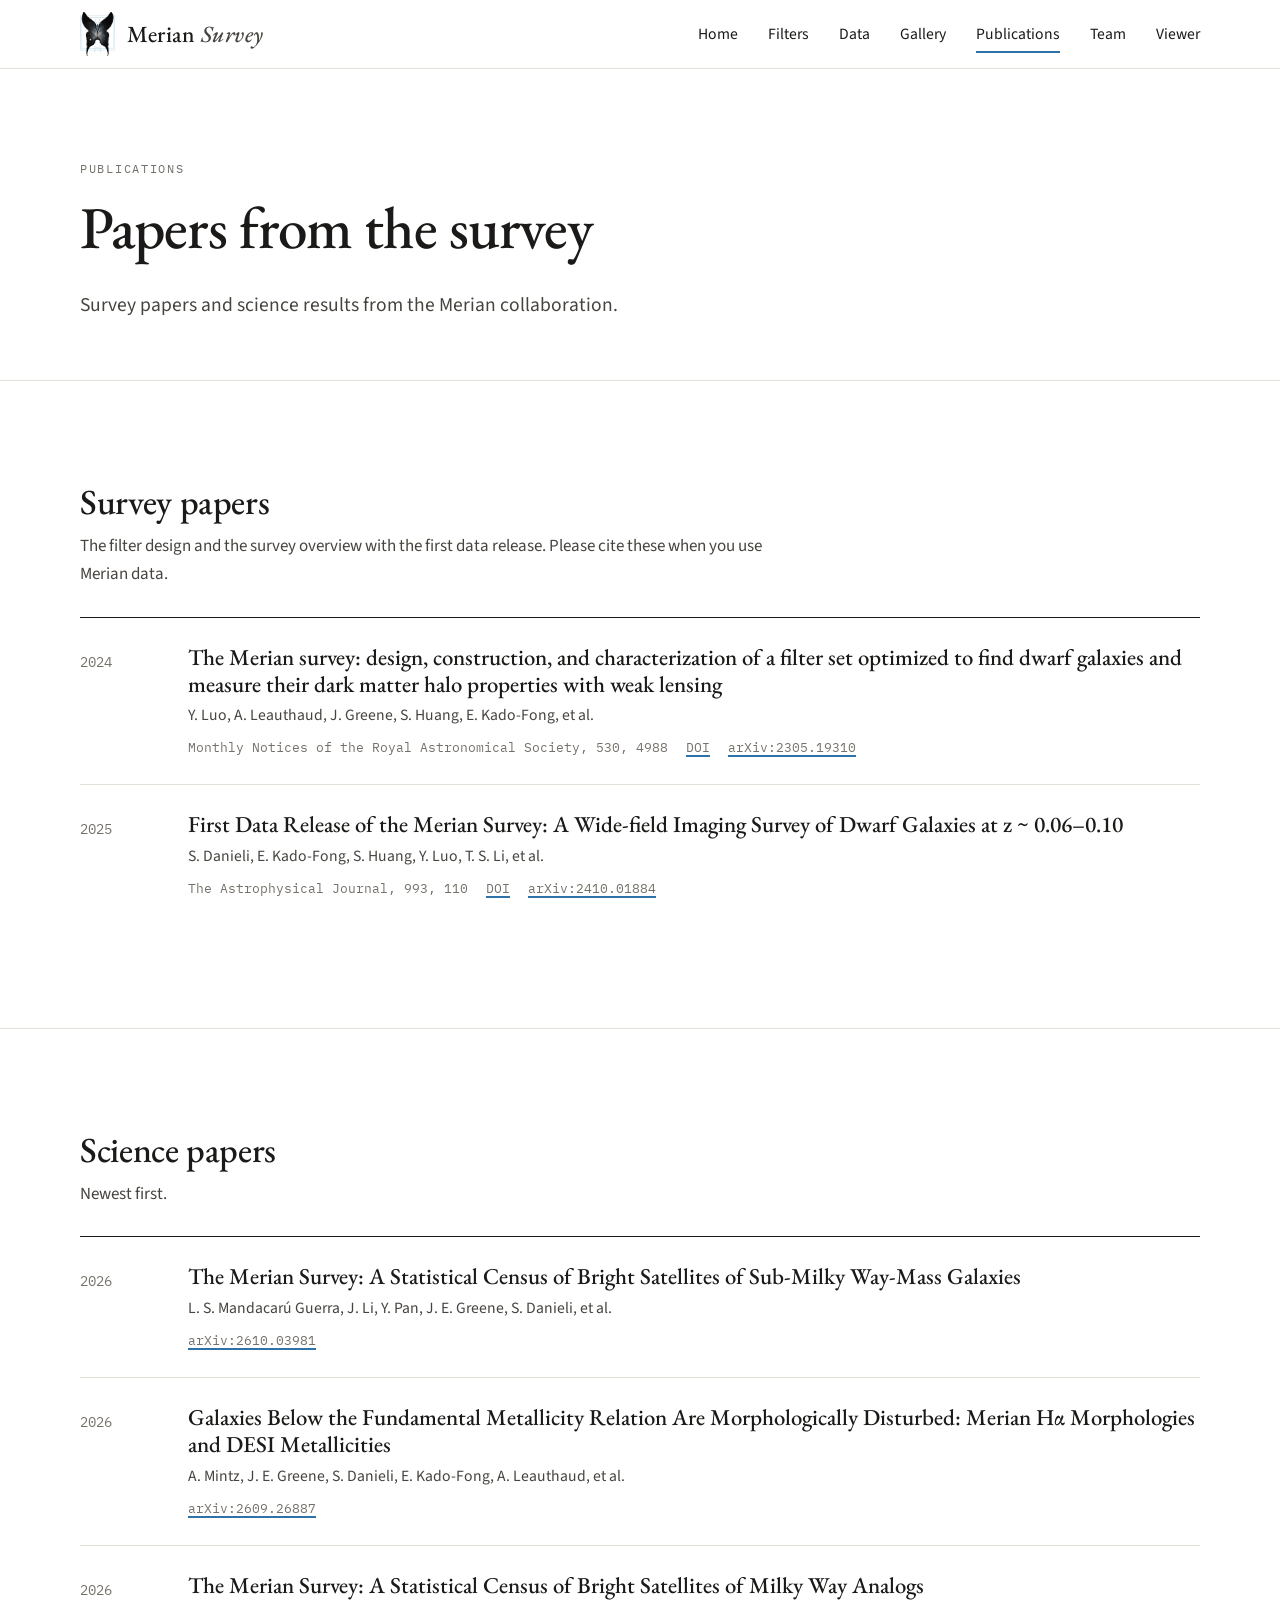
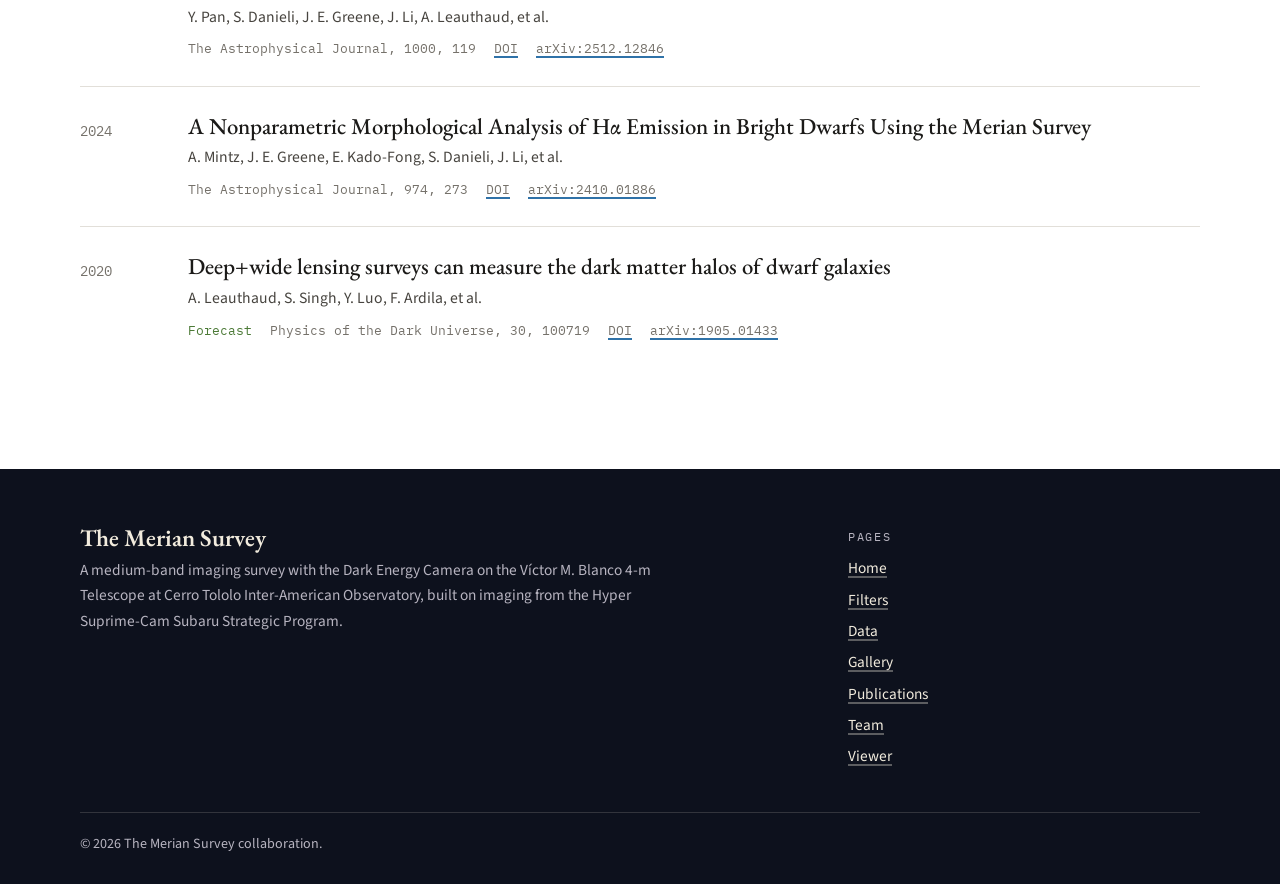
<file: publications.html>
<!doctype html>
<html lang="en">
<head>
<meta charset="utf-8">
<meta name="viewport" content="width=device-width, initial-scale=1">
<title>Publications · The Merian Survey</title>
<meta name="description" content="Papers from the Merian Survey collaboration.">
<link rel="icon" href="assets/img/favicon.png">
<link rel="preconnect" href="https://fonts.googleapis.com">
<link rel="preconnect" href="https://fonts.gstatic.com" crossorigin>
<link href="https://fonts.googleapis.com/css2?family=EB+Garamond:ital,wght@0,500;0,600;1,500&family=IBM+Plex+Mono:wght@400;500&family=Source+Sans+3:wght@400;600&display=swap" rel="stylesheet">
<link rel="stylesheet" href="assets/css/style.css">
</head>
<body>
<script src="assets/js/site.js"></script>

<main id="main">

  <section class="page-head">
    <div class="wrap">
      <p class="eyebrow">Publications</p>
      <h1>Papers from the survey</h1>
      <p class="lede">Survey papers and science results from the Merian collaboration.</p>
    </div>
  </section>

  <section class="section">
    <div class="wrap">
      <h2 class="block-title">Survey papers</h2>
      <p class="block-note">The filter design and the survey overview with the first data release. Please cite these when you use Merian data.</p>
      <ul class="pubs" data-pubs="survey" data-order="oldest"></ul>
    </div>
  </section>

  <section class="section">
    <div class="wrap">
      <h2 class="block-title">Science papers</h2>
      <p class="block-note">Newest first.</p>
      <ul class="pubs" data-pubs="other"></ul>
      <noscript><p>The publication list needs JavaScript. You can also read it in <a href="data/publications.js">data/publications.js</a>.</p></noscript>
    </div>
  </section>

</main>

<script src="data/publications.js"></script>
<script src="assets/js/lists.js"></script>
</body>
</html>
</file>
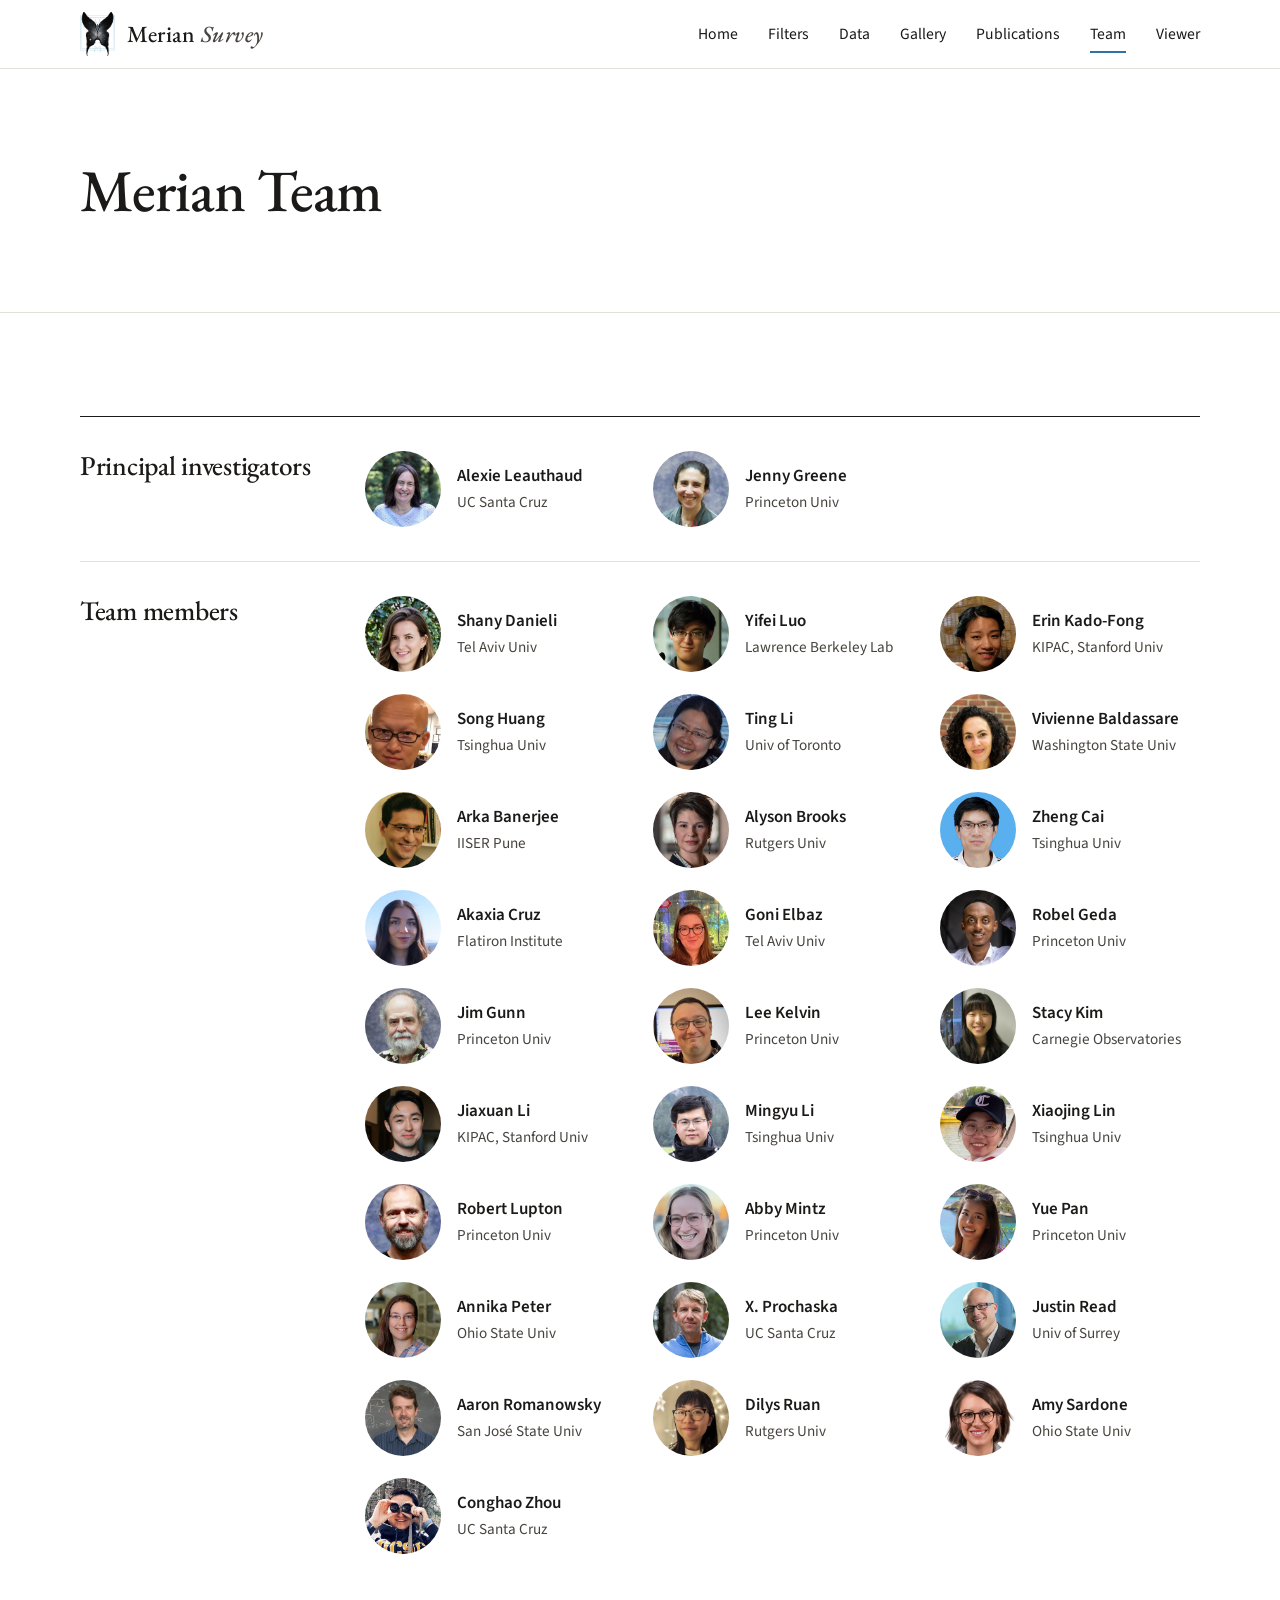
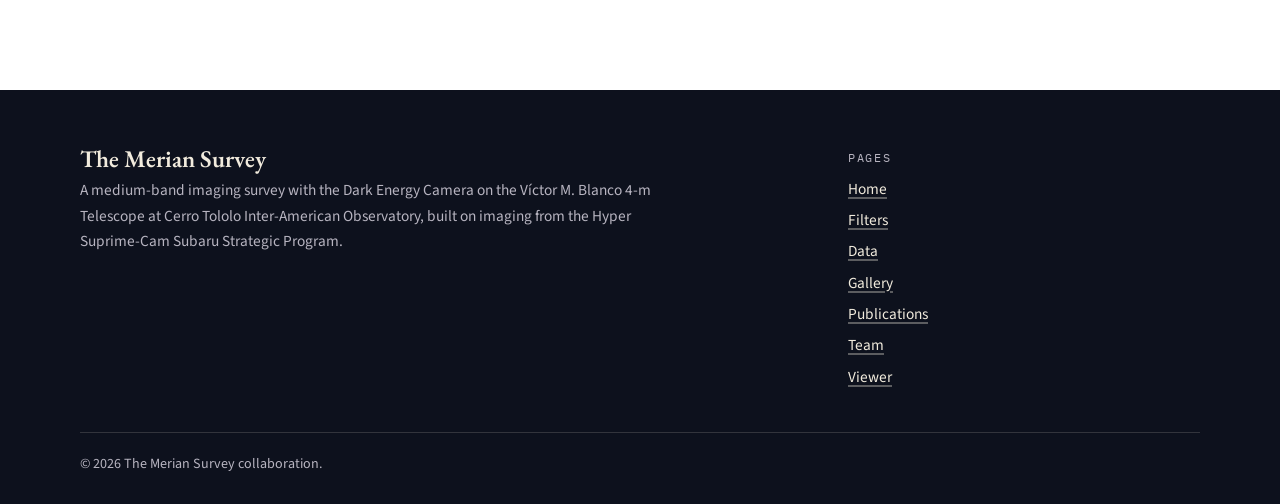
<file: team.html>
<!doctype html>
<html lang="en">
<head>
<meta charset="utf-8">
<meta name="viewport" content="width=device-width, initial-scale=1">
<title>Team · The Merian Survey</title>
<meta name="description" content="The people behind the Merian Survey.">
<link rel="icon" href="assets/img/favicon.png">
<link rel="preconnect" href="https://fonts.googleapis.com">
<link rel="preconnect" href="https://fonts.gstatic.com" crossorigin>
<link href="https://fonts.googleapis.com/css2?family=EB+Garamond:ital,wght@0,500;0,600;1,500&family=IBM+Plex+Mono:wght@400;500&family=Source+Sans+3:wght@400;600&display=swap" rel="stylesheet">
<link rel="stylesheet" href="assets/css/style.css">
</head>
<body>
<script src="assets/js/site.js"></script>

<main id="main">

  <section class="page-head">
    <div class="wrap">
      <h1>Merian Team</h1>
    </div>
  </section>

  <section class="section">
    <div class="wrap">
      <div data-team></div>
      <noscript><p>The team list needs JavaScript. You can also read it in <a href="data/team.js">data/team.js</a>.</p></noscript>
    </div>
  </section>

</main>

<script src="data/team.js"></script>
<script src="assets/js/lists.js"></script>
</body>
</html>
</file>
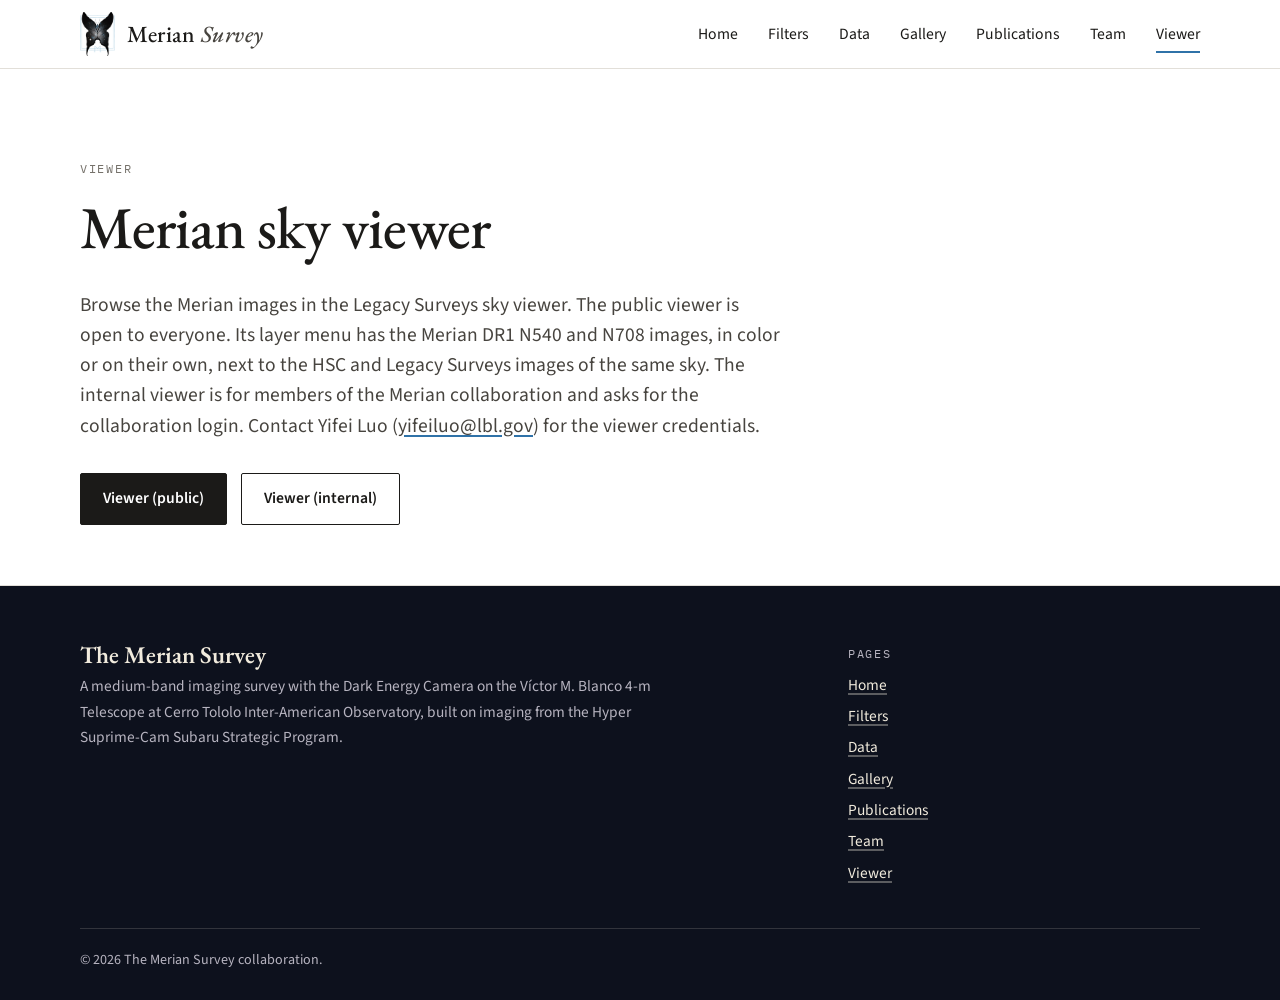
<file: viewer.html>
<!doctype html>
<html lang="en">
<head>
<meta charset="utf-8">
<meta name="viewport" content="width=device-width, initial-scale=1">
<title>Viewer · The Merian Survey</title>
<meta name="description" content="Browse the Merian images in the Legacy Surveys sky viewer, with a public viewer open to everyone and an internal viewer for the Merian collaboration.">
<link rel="icon" href="assets/img/favicon.png">
<link rel="preconnect" href="https://fonts.googleapis.com">
<link rel="preconnect" href="https://fonts.gstatic.com" crossorigin>
<link href="https://fonts.googleapis.com/css2?family=EB+Garamond:ital,wght@0,500;0,600;1,500&family=IBM+Plex+Mono:wght@400;500&family=Source+Sans+3:wght@400;600&display=swap" rel="stylesheet">
<link rel="stylesheet" href="assets/css/style.css">
</head>
<body>
<script src="assets/js/site.js"></script>

<main id="main">

  <section class="page-head">
    <div class="wrap">
      <p class="eyebrow">Viewer</p>
      <h1>Merian sky viewer</h1>
      <p class="lede">Browse the Merian images in the Legacy Surveys sky viewer. The public viewer is open to everyone. Its layer menu has the Merian DR1 N540 and N708 images, in color or on their own, next to the HSC and Legacy Surveys images of the same sky. The internal viewer is for members of the Merian collaboration and asks for the collaboration login. Contact Yifei Luo (<a href="mailto:yifeiluo@lbl.gov">yifeiluo@lbl.gov</a>) for the viewer credentials.</p>
      <div class="actions">
        <a class="btn" href="https://merian.legacysurvey.org/">Viewer (public)</a>
        <a class="btn ghost" href="https://www.legacysurvey.org/viewer-merian">Viewer (internal)</a>
      </div>
    </div>
  </section>

</main>
</body>
</html>
</file>
<file: assets/css/style.css>
/* ==========================================================================
   The Merian Survey website
   Plain CSS, no build step. Colours and fonts are set once in :root below.
   The two accent colours stand for the two Merian filters:
   N540 (green, 540 nm) and N708 (deep red, 708 nm).
   Links are blue (--link), close to the blue of the logo frame.
   ========================================================================== */

:root {
  --paper: #ffffff;            /* page background */
  --paper-2: #f5f5f3;          /* tinted sections */
  --ink: #1b1a18;
  --ink-2: #47443f;
  --ink-3: #75716a;
  --rule: #e2dfd9;
  --n540: #4c7a37;
  --n708: #a8332c;
  --n540-soft: rgba(76, 122, 55, 0.17);
  --n708-soft: rgba(168, 51, 44, 0.15);
  --frame: #3b82b8;            /* the blue of the logo frame */
  --link: #2f72a8;             /* link underlines and hover, a little darker than --frame so text stays readable */
  --fp-color: #c4d9ea;         /* footprint maps, both filters (frame blue on paper) */
  --fp-rest: #ebe8e3;          /* footprint maps, rest of the survey */
  --ring-0: #86b4dc;           /* Filters page: distance from the filter center, 0 to 280 mm */
  --ring-1: #5e98c9;
  --ring-2: #3d7bb3;
  --ring-3: #285f93;
  --ring-4: #17426e;
  --sky: #0d111d;              /* dark bands */
  --sky-2: #171c2f;
  --on-sky: #f1ebdd;
  --on-sky-2: #b7b4c0;

  --serif: "EB Garamond", "Iowan Old Style", "Palatino Linotype", Palatino, Georgia, serif;
  --sans: "Source Sans 3", -apple-system, BlinkMacSystemFont, "Segoe UI", Helvetica, Arial, sans-serif;
  --mono: "IBM Plex Mono", ui-monospace, SFMono-Regular, Menlo, Consolas, monospace;

  --wrap: 1120px;
  --gutter: clamp(18px, 4vw, 40px);
}

@media (prefers-color-scheme: dark) {
  :root {
    --paper: #11141c;
    --paper-2: #191d29;
    --ink: #ece6d8;
    --ink-2: #c4beb1;
    --ink-3: #908a7e;
    --rule: #2d3242;
    --n540: #8fc46c;
    --n708: #e3695e;
    --n540-soft: rgba(143, 196, 108, 0.2);
    --n708-soft: rgba(227, 105, 94, 0.2);
    --frame: #5aa2d6;
    --link: #5aa2d6;
    --fp-color: #2e4d66;
    --fp-rest: #232733;
    --ring-0: #3d6a93;
    --ring-1: #4f86b8;
    --ring-2: #6aa2d2;
    --ring-3: #8dbbe3;
    --ring-4: #b8d6f0;
    --sky: #090c15;
    --sky-2: #131829;
  }
}

/* The logo is drawn in black, so give it a faint light edge on dark backgrounds. */
@media (prefers-color-scheme: dark) {
  .brand img { filter: drop-shadow(0 0 1px rgba(236, 230, 216, 0.75)); }
}

/* ---------- Base ---------- */

*, *::before, *::after { box-sizing: border-box; }

html { -webkit-text-size-adjust: 100%; scroll-behavior: smooth; }
@media (prefers-reduced-motion: reduce) { html { scroll-behavior: auto; } }

body {
  margin: 0;
  background: var(--paper);
  color: var(--ink);
  font-family: var(--sans);
  font-size: 1.0625rem;
  line-height: 1.65;
  -webkit-font-smoothing: antialiased;
}

img, svg { max-width: 100%; height: auto; display: block; }

a {
  color: inherit;
  text-decoration-color: var(--link);
  text-decoration-thickness: 1.5px;
  text-underline-offset: 3px;
}
a:hover { color: var(--link); }

:focus-visible { outline: 2px solid var(--frame); outline-offset: 3px; border-radius: 2px; }

h1, h2, h3 {
  font-family: var(--serif);
  font-weight: 600;
  line-height: 1.08;
  margin: 0 0 0.5em;
  text-wrap: balance;
}
h1 { font-size: clamp(2.4rem, 5.6vw, 4.3rem); letter-spacing: -0.015em; font-weight: 500; }
h2 { font-size: clamp(1.9rem, 3.5vw, 2.7rem); font-weight: 500; letter-spacing: -0.01em; }
h3 { font-size: 1.5rem; line-height: 1.18; font-weight: 500; }

p { margin: 0 0 1.1em; }
p:last-child { margin-bottom: 0; }

sup, sub { font-size: 0.7em; line-height: 0; }

.wrap { width: min(100% - 2 * var(--gutter), var(--wrap)); margin-inline: auto; }
.narrow { max-width: 46rem; }

.section { padding-block: clamp(56px, 8vw, 104px); }
section[id], [id="filter-figure"] { scroll-margin-top: 72px; }   /* keep anchored sections clear of the sticky header */
.section + .section { border-top: 1px solid var(--rule); }
.section.tint { background: var(--paper-2); }

.eyebrow {
  font-family: var(--mono);
  font-size: 0.76rem;
  letter-spacing: 0.14em;
  text-transform: uppercase;
  color: var(--ink-3);
  margin: 0 0 1.1rem;
}

.lede { font-size: 1.22rem; line-height: 1.55; color: var(--ink-2); max-width: 44rem; }

.skip {
  position: absolute; left: -999px; top: 0;
  background: var(--ink); color: var(--paper); padding: 10px 16px; z-index: 100;
}
.skip:focus { left: 8px; top: 8px; }

/* ---------- Header ---------- */

.site-header {
  position: sticky; top: 0; z-index: 50;
  background: color-mix(in srgb, var(--paper) 92%, transparent);
  backdrop-filter: blur(8px);
  -webkit-backdrop-filter: blur(8px);
  border-bottom: 1px solid var(--rule);
}
.site-header .bar { display: flex; align-items: center; justify-content: space-between; gap: 24px; min-height: 68px; }

.brand { display: flex; align-items: center; gap: 12px; text-decoration: none; }
.brand img { width: 35px; height: 44px; }
.brand span { font-family: var(--serif); font-size: 1.45rem; font-weight: 500; letter-spacing: 0.01em; }
.brand em { font-weight: 500; color: var(--ink-2); }
.brand:hover { color: inherit; }

.site-nav ul { list-style: none; margin: 0; padding: 0; display: flex; gap: clamp(14px, 2.4vw, 30px); }
.site-nav a {
  font-size: 0.98rem; text-decoration: none; padding: 6px 0; white-space: nowrap;
  border-bottom: 2px solid transparent;
}
.site-nav a:hover { color: inherit; border-bottom-color: var(--rule); }
.site-nav a[aria-current="page"] { border-bottom-color: var(--link); }

.nav-toggle {
  display: none;
  font: inherit; font-size: 0.95rem; color: inherit;
  background: none; border: 1px solid var(--rule); border-radius: 3px; padding: 7px 14px; cursor: pointer;
}

/* The full menu needs about 700 px with the web fonts and about 750 px with system fonts
   (when Google Fonts is blocked), counting a 17 px Windows scroll bar,
   so switch to the Menu button below 780 px. */
@media (max-width: 780px) {
  .nav-toggle { display: block; }
  .site-nav { display: none; position: absolute; left: 0; right: 0; top: 100%; background: var(--paper); border-bottom: 1px solid var(--rule); }
  .site-nav.open { display: block; }
  .site-nav ul { flex-direction: column; gap: 0; padding: 6px var(--gutter) 14px; }
  .site-nav a { display: block; padding: 12px 0; border-bottom: 1px solid var(--rule); }
  .site-nav li:last-child a { border-bottom: 0; }
  .site-nav a[aria-current="page"] { border-bottom-color: var(--rule); color: var(--link); }
}

/* ---------- Home hero ---------- */

.hero {
  position: relative;
  background:
    radial-gradient(ellipse 60% 70% at 78% 45%, rgba(72, 96, 170, 0.28), transparent 70%),
    url("../img/stars.svg") 0 0 / 800px 800px,
    linear-gradient(180deg, var(--sky), var(--sky-2));
  color: var(--on-sky);
  overflow: hidden;
}
.hero .wrap {
  display: grid; grid-template-columns: minmax(0, 1.25fr) minmax(0, 0.75fr);
  align-items: center; gap: clamp(24px, 5vw, 72px);
  padding-block: clamp(64px, 10vw, 128px);
}
.hero .eyebrow { color: var(--on-sky-2); }
.hero h1 { color: var(--on-sky); }
.hero h1 em { font-style: italic; font-weight: 500; }
.hero .lede { color: #d5d0c6; }
.hero-art { justify-self: center; width: min(100%, 340px); }
.hero-art img { width: 100%; filter: drop-shadow(0 0 60px rgba(120, 150, 230, 0.35)); }

.actions { display: flex; flex-wrap: wrap; gap: 14px; margin-top: 2rem; }
.btn {
  display: inline-block; padding: 12px 22px; border-radius: 2px;
  font-size: 0.98rem; font-weight: 600; text-decoration: none;
  border: 1px solid var(--ink); background: var(--ink); color: var(--paper);
}
.btn:hover { background: var(--n708); border-color: var(--n708); color: #fff; }
.btn.ghost { background: transparent; color: var(--ink); }
.btn.ghost:hover { background: var(--ink); color: var(--paper); border-color: var(--ink); }
.hero .btn { background: var(--on-sky); border-color: var(--on-sky); color: var(--sky); }
.hero .btn:hover { background: #fff; border-color: #fff; color: var(--sky); }
.hero .btn.ghost { background: transparent; color: var(--on-sky); border-color: rgba(241, 235, 221, 0.5); }
.hero .btn.ghost:hover { background: rgba(241, 235, 221, 0.12); border-color: var(--on-sky); color: var(--on-sky); }

@media (max-width: 760px) {
  .hero .wrap { grid-template-columns: 1fr; }
  .hero-art { order: -1; width: 170px; justify-self: start; }
}

/* ---------- Key numbers ---------- */

.stats { display: grid; grid-template-columns: repeat(5, 1fr); margin: 0; border-bottom: 1px solid var(--rule); }
.stats > div { padding: 30px 22px 28px; border-left: 1px solid var(--rule); }
.stats > div:first-child { border-left: 0; padding-left: 0; }
.stats dt { font-family: var(--serif); font-weight: 600; font-size: clamp(1.7rem, 2.6vw, 2.3rem); line-height: 1.1; white-space: nowrap; }
.stats dd { margin: 8px 0 0; font-size: 0.93rem; line-height: 1.45; color: var(--ink-2); }

@media (max-width: 980px) {
  .stats { grid-template-columns: repeat(2, 1fr); }
  .stats > div { border-left: 0; padding-left: 0; border-top: 1px solid var(--rule); }
  .stats > div:nth-child(-n+2) { border-top: 0; }
  .stats > div:nth-child(even) { padding-left: 22px; border-left: 1px solid var(--rule); }
}

/* ---------- Two-column text + figure ---------- */

.split { display: grid; grid-template-columns: minmax(0, 0.8fr) minmax(0, 1.2fr); gap: clamp(28px, 5vw, 72px); align-items: start; }
@media (max-width: 900px) { .split { grid-template-columns: 1fr; } }

/* ---------- Plates (figures) ---------- */
/* The double frame echoes the frame of the Merian logo. */

.plate { margin: 6px; padding: clamp(14px, 2.2vw, 26px); border: 1px solid var(--rule); outline: 1px solid var(--rule); outline-offset: 5px; background: var(--paper); }
.plate figcaption { margin-top: 16px; font-size: 0.93rem; line-height: 1.5; color: var(--ink-2); }
.plate-no { font-family: var(--mono); font-size: 0.72rem; letter-spacing: 0.14em; text-transform: uppercase; color: var(--ink-3); margin-right: 0.7em; }

.band-dark { background: var(--sky); color: var(--on-sky); }
.band-dark .plate { background: transparent; border-color: rgba(241, 235, 221, 0.25); outline-color: rgba(241, 235, 221, 0.25); }
.band-dark .plate figcaption { color: var(--on-sky-2); }
.band-dark .plate-no { color: var(--on-sky-2); }
.band-dark .eyebrow { color: var(--on-sky-2); }

/* ---------- Interactive filter figure ---------- */

.fig-wide { margin-top: 2.4rem; }
.ff svg { width: 100%; height: auto; overflow: visible; }
.ff text { font-family: var(--mono); font-size: 12.5px; fill: var(--ink-2); }
.ff .axis { stroke: var(--ink-3); stroke-width: 1; }
.ff .grid { stroke: var(--rule); stroke-width: 1; stroke-dasharray: 3 4; }
.ff .n540 { fill: var(--n540-soft); stroke: var(--n540); stroke-width: 1.6; }
.ff .n708 { fill: var(--n708-soft); stroke: var(--n708); stroke-width: 1.6; }
.ff .t540 { fill: var(--n540); font-weight: 500; font-size: 15px; }
.ff .t708 { fill: var(--n708); font-weight: 500; font-size: 15px; }
.ff .spec { fill: none; stroke: var(--ink); stroke-width: 1.5; stroke-linejoin: round; }
.ff .line-label { fill: var(--ink); font-size: 13px; }
.ff .line-label.in { font-weight: 500; }
.ff .hsc { stroke: var(--ink-3); stroke-width: 1; }
.ff .hsc-curve { fill: none; stroke: var(--ink-3); stroke-width: 1; opacity: 0.5; }
.ff .hsc-label { fill: var(--ink-3); font-size: 12px; }
.ff .break-label { fill: var(--ink-3); font-size: 12px; font-style: italic; font-family: var(--sans); }

/* Mock-photometry strip */
.ff-sub-head { display: flex; flex-wrap: wrap; align-items: baseline; justify-content: space-between; gap: 6px 18px; margin-top: 10px; }
.ff-sub-head p { margin: 0; font-family: var(--mono); font-size: 0.74rem; letter-spacing: 0.12em; text-transform: uppercase; color: var(--ink-3); }
.ff-sub-head .nt { text-transform: none; letter-spacing: 0.04em; }
.ff-colors { display: flex; flex-wrap: wrap; gap: 8px; }
.ff-colors .color { font-family: var(--mono); font-size: 0.8rem; padding: 3px 10px; border: 1px solid var(--rule); border-radius: 999px; color: var(--ink-2); white-space: nowrap; }
.ff-colors .color b { font-weight: 500; }
.ff-colors .color.on-540 { border-color: var(--n540); color: var(--n540); background: var(--n540-soft); }
.ff-colors .color.on-708 { border-color: var(--n708); color: var(--n708); background: var(--n708-soft); }
.ff .ph-zero { stroke: var(--ink-3); stroke-width: 1; stroke-dasharray: 5 4; }
.ff .ph-note { fill: var(--ink-3); font-size: 11px; }
.ff .ph-bar { stroke-width: 2; }
.ff .ph-band.broad .ph-bar { stroke: var(--ink-3); }
.ff .ph-band.broad .ph-mark { fill: var(--paper); stroke: var(--ink); stroke-width: 1.5; }
.ff .ph-band.m540 .ph-bar, .ff .ph-band.m540 .ph-mark { stroke: var(--n540); fill: var(--n540); }
.ff .ph-band.m708 .ph-bar, .ff .ph-band.m708 .ph-mark { stroke: var(--n708); fill: var(--n708); }
.ff .ph-label { font-size: 12px; fill: var(--ink-2); }
.ff .ph-band.m540 .ph-label { fill: var(--n540); }
.ff .ph-band.m708 .ph-label { fill: var(--n708); }
.ff .ph-band.out .ph-mark { opacity: 0.5; }

.ff-controls { display: grid; grid-template-columns: auto 1fr auto; align-items: center; gap: 14px; margin-top: 10px; }
.ff-controls label { font-family: var(--mono); font-size: 0.78rem; letter-spacing: 0.12em; text-transform: uppercase; color: var(--ink-3); }
.ff-controls output { font-family: var(--mono); font-size: 1rem; min-width: 5.6em; text-align: right; }
.ff-controls input[type="range"] { width: 100%; accent-color: var(--n708); }

.ff-status { display: flex; flex-wrap: wrap; align-items: center; gap: 8px 10px; margin-top: 14px; font-size: 0.93rem; }
.chip { font-family: var(--mono); font-size: 0.78rem; padding: 4px 10px; border: 1px solid var(--rule); border-radius: 999px; color: var(--ink-3); white-space: nowrap; }
.chip.on-540 { border-color: var(--n540); color: var(--n540); background: var(--n540-soft); }
.chip.on-708 { border-color: var(--n708); color: var(--n708); background: var(--n708-soft); }

/* Preset buttons that jump the slider to a redshift window */
.ff-presets { display: flex; flex-wrap: wrap; gap: 8px; margin-top: 14px; }
.ff-presets button {
  font: inherit; font-family: var(--mono); font-size: 0.78rem; line-height: 1.3;
  padding: 5px 11px; border-radius: 999px; border: 1px solid var(--rule);
  background: var(--paper); color: var(--ink-2); cursor: pointer;
}
.ff-presets button:hover { border-color: var(--ink-3); color: var(--ink); }
.ff-presets button[aria-pressed="true"] { border-color: var(--ink); color: var(--ink); background: var(--paper-2); }

/* Redshift-window chart under the spectrum */
.ff-zw-head { display: flex; flex-wrap: wrap; align-items: baseline; justify-content: space-between; gap: 6px 18px; margin-top: 26px; padding-top: 18px; border-top: 1px solid var(--rule); }
.ff-zw-head p { margin: 0; font-family: var(--mono); font-size: 0.74rem; letter-spacing: 0.12em; text-transform: uppercase; color: var(--ink-3); }
.ff-key { font-family: var(--mono); font-size: 0.78rem; color: var(--ink-2); display: flex; gap: 14px; }
.ff-key i { display: inline-block; width: 18px; height: 8px; border-radius: 2px; margin-right: 6px; vertical-align: 1px; }
.ff-key .k540 { background: var(--n540); }
.ff-key .k708 { background: var(--n708); }
.ff .zw-svg { cursor: crosshair; margin-top: 6px; }
.ff .zw-track { stroke: var(--rule); stroke-width: 1; }
.ff .zw540 { fill: var(--n540); }
.ff .zw708 { fill: var(--n708); }
.ff .zw-label { font-size: 13px; fill: var(--ink-2); }
.ff .zw-label.in { fill: var(--ink); font-weight: 500; }
.ff .zcursor { stroke: var(--ink); stroke-width: 1.5; }
.ff .zcursor-label { font-size: 12px; fill: var(--ink); }

/* ---------- Footprint maps (Data page) ---------- */

.fp-map svg { display: block; width: 100%; height: auto; overflow: visible; }
.fp-map text { font-family: var(--mono); font-size: 12px; fill: var(--ink-3); }
.fp-map .strip-label { font-size: 11px; letter-spacing: 0.12em; fill: var(--ink-3); }
.fp-map .bg { fill: var(--paper); }
.fp-map .grid { stroke: var(--rule); stroke-width: 1; stroke-dasharray: 3 4; }
.fp-map .frame { fill: none; stroke: var(--ink-3); stroke-width: 1; }
.fp-map .rest, .fp-map .color, .fp-map .depth { fill-rule: evenodd; stroke: none; }
.fp-map .rest { fill: var(--fp-rest); }
.fp-map .color { fill: var(--fp-color); }
.fp-map .depth { fill: var(--frame); }
.fp-legend { display: flex; flex-wrap: wrap; gap: 8px 22px; list-style: none; margin: 14px 0 0; padding: 0; font-family: var(--mono); font-size: 0.78rem; color: var(--ink-2); }
.fp-legend li { display: flex; align-items: center; }
.fp-legend .sw { flex: none; width: 18px; height: 11px; margin-right: 8px; border: 1px solid var(--rule); }
.fp-legend .sw.color { background: var(--fp-color); }
.fp-legend .sw.depth { background: var(--frame); border-color: var(--frame); }
.fp-legend .sw.rest { background: var(--fp-rest); }

/* ---------- Filters page ---------- */

.fc svg, .fs svg { display: block; width: 100%; height: auto; overflow: visible; }
.fc text, .fs text { font-family: var(--mono); font-size: 12px; fill: var(--ink-3); }
.fc .grid, .fs .grid { stroke: var(--rule); stroke-width: 1; stroke-dasharray: 3 4; }
.fc .axis, .fs .axis { stroke: var(--ink-3); stroke-width: 1; }
.fc .hsc-area { fill: var(--ink-3); fill-opacity: 0.07; }
.fc .hsc-line { fill: none; stroke: var(--ink-3); stroke-width: 1.2; stroke-linejoin: round; }
.fc .hsc-label { font-size: 13px; fill: var(--ink-2); font-style: italic; }
.fc .m540-area { fill: var(--n540-soft); }
.fc .m708-area { fill: var(--n708-soft); }
.fc .m540-line { fill: none; stroke: var(--n540); stroke-width: 1.8; stroke-linejoin: round; }
.fc .m708-line { fill: none; stroke: var(--n708); stroke-width: 1.8; stroke-linejoin: round; }
.fc .t540, .fs .t540 { fill: var(--n540); font-weight: 500; font-size: 14px; }
.fc .t708, .fs .t708 { fill: var(--n708); font-weight: 500; font-size: 14px; }
.fs .curve { fill: none; stroke-width: 1.6; stroke-linejoin: round; }
.fs .cline { stroke-width: 1.2; stroke-dasharray: 6 3 2 3; }
.fs .curve.r0, .fs .cline.r0 { stroke: var(--ring-0); }
.fs .curve.r1 { stroke: var(--ring-1); }
.fs .curve.r2 { stroke: var(--ring-2); }
.fs .curve.r3 { stroke: var(--ring-3); }
.fs .curve.r4, .fs .cline.r4 { stroke: var(--ring-4); }
.fs .shift { stroke: var(--ink-2); stroke-width: 1.2; }
.fs .shift-head { fill: var(--ink-2); }
.fs .shift-label { font-size: 11.5px; fill: var(--ink-2); }
.fc .xh, .fs .xh { stroke: var(--ink-2); stroke-width: 1; stroke-dasharray: 2 3; }
.fc .rbox, .fs .rbox { fill: var(--paper); stroke: var(--rule); }
.fc .readout text, .fs .readout text { fill: var(--ink-2); white-space: pre; }
.fc .hit, .fs .hit { cursor: crosshair; touch-action: pan-y; }
.fs-legend { display: flex; align-items: center; gap: 14px 26px; margin-top: 16px; }
.fs-legend ul { display: flex; flex-wrap: wrap; gap: 8px 22px; list-style: none; margin: 0; padding: 0; font-family: var(--mono); font-size: 0.78rem; color: var(--ink-2); }
.fs-legend li { display: flex; align-items: center; }
.fs-legend .sw { flex: none; width: 22px; height: 3px; border-radius: 2px; margin-right: 8px; }
.fs-legend .sw.r0 { background: var(--ring-0); }
.fs-legend .sw.r1 { background: var(--ring-1); }
.fs-legend .sw.r2 { background: var(--ring-2); }
.fs-legend .sw.r3 { background: var(--ring-3); }
.fs-legend .sw.r4 { background: var(--ring-4); }
.fs .fs-sketch { flex: none; width: 92px; height: 92px; }
.fs-sketch .edge { fill: none; stroke: var(--ink-3); stroke-width: 1.2; }
.fs-sketch .ring { fill: none; stroke: var(--rule); stroke-width: 1; stroke-dasharray: 2 3; }
.fs-sketch .ray { stroke: var(--ink-3); stroke-width: 0.8; }
.fs-sketch .dot.r0 { fill: var(--ring-0); }
.fs-sketch .dot.r1 { fill: var(--ring-1); }
.fs-sketch .dot.r2 { fill: var(--ring-2); }
.fs-sketch .dot.r3 { fill: var(--ring-3); }
.fs-sketch .dot.r4 { fill: var(--ring-4); }
@media (max-width: 600px) { .fs-legend { align-items: flex-start; } .fs .fs-sketch { width: 72px; height: 72px; } }

/* Depth figure on the Data page (uses the .fc curve styles) */
.dp .bar { stroke-width: 6; stroke-linecap: round; }
.dp .bar.hsc { stroke: var(--ink-3); }
.dp .bar.m540 { stroke: var(--n540); }
.dp .bar.m708 { stroke: var(--n708); }
.dp .val { font-size: 12px; fill: var(--ink-2); }
.dp .val .t540, .dp .val .t708 { font-size: inherit; }
.dp .val .hsc-name { font-style: italic; }

.downloads { list-style: none; margin: 1.4rem 0; padding: 0; }
.downloads li { display: flex; flex-wrap: wrap; align-items: baseline; gap: 4px 14px; padding: 11px 0; border-top: 1px solid var(--rule); }
.downloads li:last-child { border-bottom: 1px solid var(--rule); }
.downloads a { font-weight: 600; }
.downloads span { font-family: var(--mono); font-size: 0.78rem; color: var(--ink-3); }

/* ---------- Cards ---------- */

.cards { display: grid; grid-template-columns: repeat(3, minmax(0, 1fr)); gap: clamp(22px, 3vw, 36px); margin-top: 2.6rem; }
.card { border-top: 2px solid var(--ink); padding-top: 18px; display: flex; flex-direction: column; }
.card .num { font-family: var(--mono); font-size: 0.78rem; letter-spacing: 0.14em; color: var(--ink-3); margin-bottom: 14px; }
.card p { color: var(--ink-2); }
.card .refs { margin-top: auto; padding-top: 6px; font-size: 0.92rem; color: var(--ink-3); }
.card .more { font-weight: 600; font-size: 0.98rem; }
.more-science { margin: 2.4rem 0 0; font-family: var(--serif); font-size: 1.45rem; font-style: italic; color: var(--ink-2); }
.more-science a { font-family: var(--sans); font-style: normal; font-size: 0.98rem; font-weight: 600; margin-left: 0.4em; }
@media (max-width: 860px) { .cards { grid-template-columns: 1fr; } }

/* ---------- Galaxy gallery ---------- */

.gallery-figure { margin: 2rem 0 0; }
.gallery { list-style: none; margin: 0; padding: 0; display: grid; grid-template-columns: repeat(10, minmax(0, 1fr)); gap: 4px; }
.gallery li { position: relative; aspect-ratio: 1 / 1; background: #000; overflow: hidden; }
.gallery img { width: 100%; height: 100%; object-fit: cover; }
.gallery .m, .gallery .z {
  position: absolute; left: 6px; margin: 0; pointer-events: none;
  font-family: var(--sans); font-size: clamp(9px, 0.95vw, 12px); line-height: 1.1; color: #fff;
  text-shadow: 0 0 3px #000, 0 0 2px #000;
}
.gallery .m { top: 5px; }
.gallery .z { bottom: 5px; }
.gallery sub { font-size: 0.75em; line-height: 0; }
.gallery-cap { margin-top: 16px; font-size: 0.93rem; line-height: 1.5; color: var(--ink-2); max-width: 52rem; }
/* The gallery page shows the 180 px cutouts at most at their own size. */
/* Column counts divide the 30 cutouts evenly. */
.gallery.big { grid-template-columns: repeat(6, minmax(0, 180px)); justify-content: center; gap: 6px; }
.gallery.big .m, .gallery.big .z { font-size: 12px; left: 7px; }
@media (max-width: 1000px) { .gallery.big { grid-template-columns: repeat(5, minmax(0, 180px)); } }
@media (max-width: 700px) { .gallery.big { grid-template-columns: repeat(3, minmax(0, 180px)); } }
@media (max-width: 420px) { .gallery.big { grid-template-columns: repeat(2, minmax(0, 180px)); } }
@media (max-width: 1000px) { .gallery { grid-template-columns: repeat(6, minmax(0, 1fr)); } .gallery .m, .gallery .z { font-size: 11px; } }
@media (max-width: 600px) {
  .gallery { grid-template-columns: repeat(5, minmax(0, 1fr)); gap: 3px; }
  .gallery .m, .gallery .z { font-size: 8.5px; left: 3px; }
  .gallery .m { top: 3px; }
  .gallery .z { bottom: 3px; }
}

.head-row { display: flex; align-items: end; justify-content: space-between; gap: 24px; flex-wrap: wrap; }
.head-row h2 { margin-bottom: 0; }
.head-row a { font-weight: 600; font-size: 0.98rem; }

/* ---------- Inner page header ---------- */

.page-head { padding-block: clamp(48px, 7vw, 92px) clamp(36px, 5vw, 60px); border-bottom: 1px solid var(--rule); }
.page-head h1 { font-size: clamp(2.3rem, 4.8vw, 3.7rem); max-width: 20ch; }

/* ---------- Prose blocks on inner pages ---------- */
/* .goal, .questions, .also, .spec tables and .timeline were written for
   science.html and survey.html. Those pages are removed for now (restore them
   with: git checkout 5ef048e -- science.html survey.html), so these rules stay. */

.goal { display: grid; grid-template-columns: 110px minmax(0, 1fr); gap: clamp(18px, 4vw, 56px); }
.goal .num { font-family: var(--serif); font-size: 3.4rem; line-height: 1; color: var(--ink-3); font-style: italic; }
.goal .body { max-width: 44rem; }
.goal .refs { font-size: 0.95rem; color: var(--ink-2); margin-top: 1.2em; }
@media (max-width: 700px) { .goal { grid-template-columns: 1fr; gap: 6px; } }

.questions { list-style: none; margin: 2rem 0 0; padding: 0; display: grid; grid-template-columns: repeat(3, 1fr); gap: clamp(20px, 3vw, 40px); }
.questions li { font-family: var(--serif); font-size: 1.45rem; line-height: 1.25; font-style: italic; font-weight: 500; padding-top: 16px; border-top: 1px solid var(--ink); }
@media (max-width: 860px) { .questions { grid-template-columns: 1fr; } }

.also { list-style: none; margin: 1.6rem 0 0; padding: 0; display: grid; grid-template-columns: repeat(2, 1fr); gap: 0 clamp(24px, 4vw, 56px); }
.also li { padding: 16px 0; border-top: 1px solid var(--rule); }
.also b { display: block; font-weight: 600; }
.also span { color: var(--ink-2); font-size: 0.98rem; }
@media (max-width: 700px) { .also { grid-template-columns: 1fr; } }

/* ---------- Spec list and tables ---------- */

.spec { margin: 0; display: grid; grid-template-columns: minmax(130px, 0.34fr) 1fr; }
.spec dt, .spec dd { margin: 0; padding: 13px 0; border-top: 1px solid var(--rule); }
.spec dt { font-family: var(--mono); font-size: 0.76rem; letter-spacing: 0.12em; text-transform: uppercase; color: var(--ink-3); padding-top: 17px; padding-right: 16px; }
.spec dt:first-of-type, .spec dt:first-of-type + dd { border-top: 1px solid var(--ink); }

.table-scroll { overflow-x: auto; }
table { width: 100%; border-collapse: collapse; font-size: 1rem; }
th, td { text-align: left; padding: 13px 18px 13px 0; border-bottom: 1px solid var(--rule); vertical-align: top; }
th { font-family: var(--mono); font-weight: 400; font-size: 0.74rem; letter-spacing: 0.12em; text-transform: uppercase; color: var(--ink-3); border-bottom: 1px solid var(--ink); white-space: nowrap; }
td.num, th.num { font-variant-numeric: tabular-nums; white-space: nowrap; }
.swatch { display: inline-block; width: 10px; height: 10px; border-radius: 50%; margin-right: 9px; }
.swatch.s540 { background: var(--n540); }
.swatch.s708 { background: var(--n708); }
td code, p code, li code { font-family: var(--mono); font-size: 0.9em; }

/* ---------- Timeline ---------- */

.timeline { list-style: none; margin: 2.4rem 0 0; padding: 0; display: grid; grid-template-columns: repeat(5, 1fr); border-top: 1px solid var(--ink); }
.timeline li { position: relative; padding: 22px 18px 0 0; }
.timeline li::before { content: ""; position: absolute; top: -6px; left: 0; width: 11px; height: 11px; border-radius: 50%; background: var(--paper); border: 2px solid var(--ink); }
.section.tint .timeline li::before { background: var(--paper-2); }
.timeline li.done::before, .section.tint .timeline li.done::before { background: var(--ink); }
.timeline time { display: block; font-family: var(--mono); font-size: 0.78rem; letter-spacing: 0.1em; text-transform: uppercase; color: var(--ink-3); margin-bottom: 6px; }
.timeline span { font-size: 0.98rem; line-height: 1.45; display: block; }
@media (max-width: 860px) {
  .timeline { grid-template-columns: 1fr; border-top: 0; border-left: 1px solid var(--ink); margin-left: 5px; }
  .timeline li { padding: 0 0 22px 24px; }
  .timeline li::before { top: 4px; left: -6px; }
}

/* ---------- Publications ---------- */

.pubs { list-style: none; margin: 0; padding: 0; }
.pub { display: grid; grid-template-columns: 84px minmax(0, 1fr); gap: 8px 24px; padding: 26px 0; border-top: 1px solid var(--rule); }
.pubs > .pub:first-child { border-top: 1px solid var(--ink); }
.pub .yr { font-family: var(--mono); font-size: 0.9rem; color: var(--ink-3); padding-top: 6px; }
.pub h3 { font-size: 1.42rem; margin: 0 0 6px; text-wrap: pretty; }
.pub h3 a { text-decoration: none; }
.pub h3 a:hover { text-decoration: underline; text-decoration-color: var(--link); }
.pub .authors { color: var(--ink-2); margin: 0 0 8px; font-size: 0.98rem; }
.pub .meta { font-family: var(--mono); font-size: 0.8rem; color: var(--ink-3); display: flex; flex-wrap: wrap; gap: 4px 18px; margin: 0; }
.pub .tag { color: var(--n540); }
@media (max-width: 600px) { .pub { grid-template-columns: 1fr; } .pub .yr { padding-top: 0; } }

/* ---------- Team ---------- */

.team-group { display: grid; grid-template-columns: minmax(0, 0.28fr) minmax(0, 1fr); gap: 18px clamp(24px, 4vw, 56px); padding: 34px 0; border-top: 1px solid var(--rule); }
.team-group:first-child { border-top: 1px solid var(--ink); }
.team-group h2 { font-size: 1.7rem; margin: 0; }
.people { list-style: none; margin: 0; padding: 0; display: grid; grid-template-columns: repeat(auto-fill, minmax(250px, 1fr)); gap: 22px 28px; }
.person { display: flex; align-items: center; gap: 16px; }
.avatar { width: 76px; height: 76px; border-radius: 50%; object-fit: cover; flex: none; background: var(--paper-2); }
.avatar.initials {
  display: inline-flex; align-items: center; justify-content: center;
  font-family: var(--serif); font-size: 1.5rem; color: var(--ink-3); border: 1px solid var(--rule);
}
.who { min-width: 0; }
.who b { display: block; font-weight: 600; }
.who b a { text-decoration: none; }
.who b a:hover { text-decoration: underline; text-decoration-color: var(--link); color: inherit; }
.who .aff { display: block; color: var(--ink-2); font-size: 0.95rem; }
.role {
  display: inline-block; margin: 3px 0 3px; padding: 1px 8px; border: 1px solid currentColor; border-radius: 999px;
  font-family: var(--mono); font-size: 0.66rem; letter-spacing: 0.1em; text-transform: uppercase; color: var(--n708);
}
@media (max-width: 760px) { .team-group { grid-template-columns: 1fr; } }

/* ---------- Publication blocks ---------- */

.block-title { font-size: clamp(1.7rem, 2.8vw, 2.2rem); margin-bottom: 0.3em; }
.block-note { color: var(--ink-2); margin-bottom: 1.8rem; max-width: 44rem; }

/* ---------- Software list ---------- */

.repos { list-style: none; margin: 1.8rem 0 0; padding: 0; display: grid; grid-template-columns: repeat(2, 1fr); gap: 0 clamp(24px, 4vw, 56px); }
.repos li { padding: 18px 0; border-top: 1px solid var(--rule); }
.repos a { font-family: var(--mono); font-size: 1rem; font-weight: 500; }
.repos p { margin: 4px 0 0; color: var(--ink-2); font-size: 0.98rem; }
@media (max-width: 700px) { .repos { grid-template-columns: 1fr; } }

.note { border-left: 3px solid var(--n540); background: var(--n540-soft); padding: 16px 20px; margin: 1.6rem 0; max-width: 44rem; }

/* ---------- Namesake ---------- */

.namesake { display: grid; grid-template-columns: minmax(0, 0.36fr) minmax(0, 1fr); gap: clamp(24px, 5vw, 72px); align-items: start; }
.namesake .dates { font-family: var(--serif); font-style: italic; font-size: 1.5rem; color: var(--ink-3); margin: 0; }
.namesake .body { max-width: 42rem; }
@media (max-width: 760px) { .namesake { grid-template-columns: 1fr; gap: 8px; } }

/* ---------- Footer ---------- */

.site-footer { background: var(--sky); color: var(--on-sky-2); font-size: 0.96rem; }
.site-footer a { color: var(--on-sky); text-decoration-color: rgba(241, 235, 221, 0.35); }
.site-footer a:hover { color: #fff; text-decoration-color: #fff; }
.foot-grid { display: grid; grid-template-columns: minmax(0, 2fr) minmax(0, 1fr); gap: clamp(28px, 5vw, 72px); padding-block: 56px 36px; }
.foot-brand p { max-width: 36rem; }
.foot-brand { display: flex; gap: 18px; align-items: flex-start; }
.foot-brand strong { display: block; font-family: var(--serif); font-size: 1.5rem; font-weight: 600; color: var(--on-sky); margin-bottom: 6px; line-height: 1.1; }
.site-footer h2 { font-family: var(--mono); font-weight: 400; font-size: 0.74rem; letter-spacing: 0.14em; text-transform: uppercase; color: var(--on-sky-2); margin: 6px 0 12px; }
.site-footer ul { list-style: none; margin: 0; padding: 0; }
.site-footer li { margin-bottom: 6px; }
.fine { border-top: 1px solid rgba(241, 235, 221, 0.16); padding-block: 20px 28px; margin: 0; font-size: 0.88rem; }
@media (max-width: 760px) { .foot-grid { grid-template-columns: 1fr; } }
</file>
